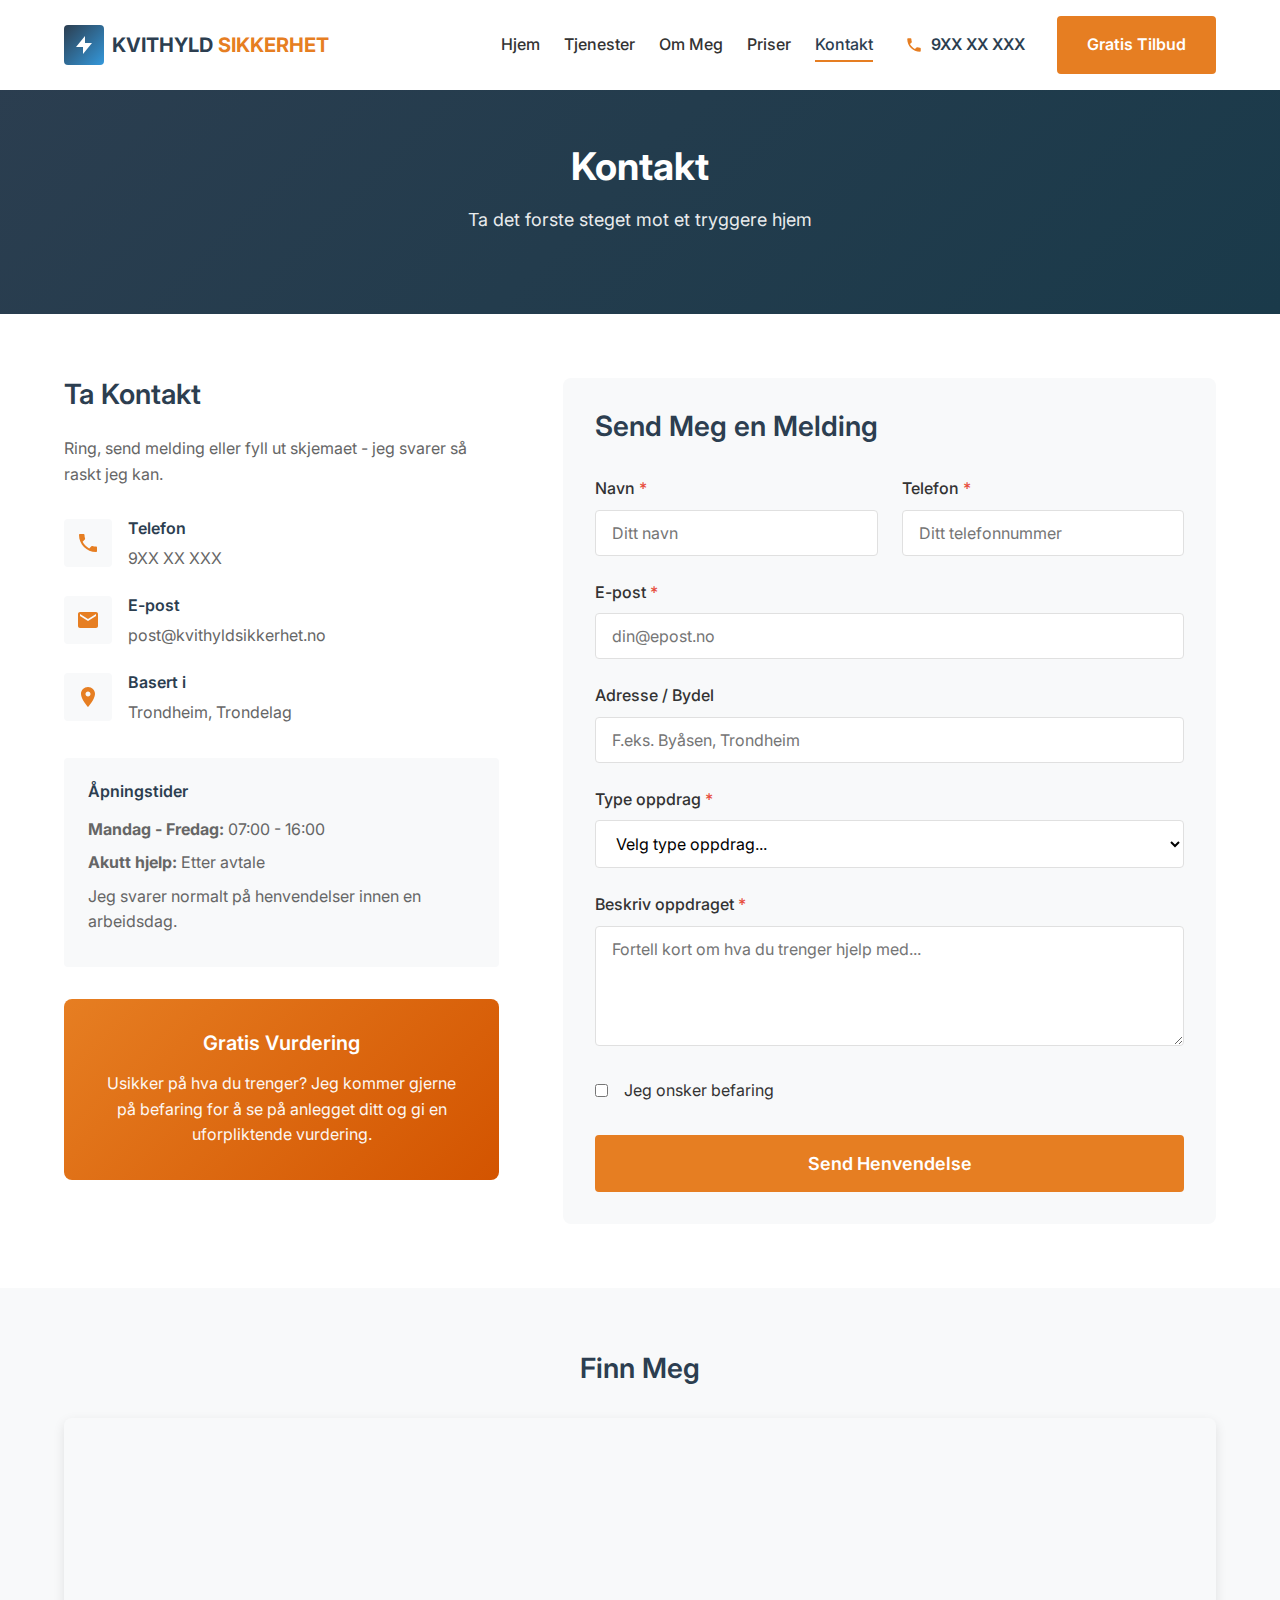
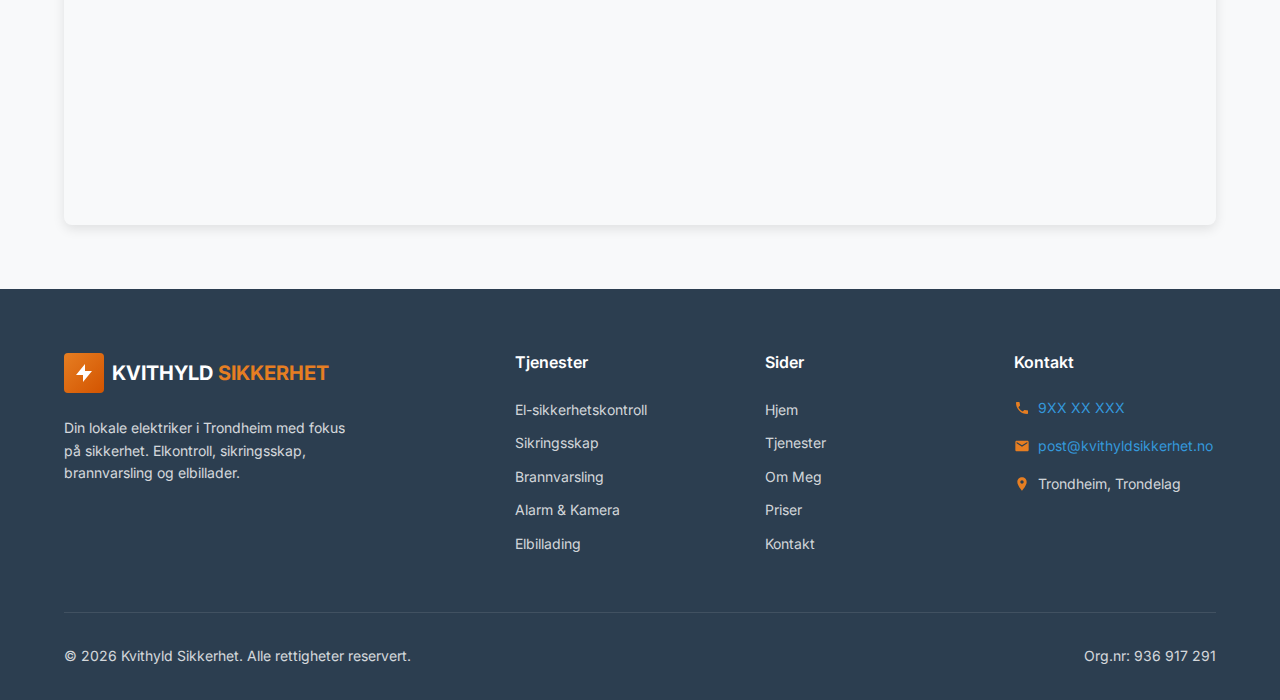
<file: kontakt.html>
<!DOCTYPE html>
<html lang="nb">
<head>
    <meta charset="UTF-8">
    <meta name="viewport" content="width=device-width, initial-scale=1.0">
    <meta http-equiv="X-UA-Compatible" content="IE=edge">

    <!-- SEO Meta Tags -->
    <title>Kontakt Elektriker Trondheim | Gratis Vurdering | Kvithyld Sikkerhet</title>
    <meta name="description" content="Kontakt Kvithyld Sikkerhet for el-arbeid i Trondheim. Gratis befaring og uforpliktende vurdering. Ring eller send melding.">
    <meta name="keywords" content="kontakt elektriker trondheim, gratis befaring, el-arbeid tilbud, elektriker kontakt">
    <meta name="author" content="Kvithyld Sikkerhet">
    <meta name="robots" content="index, follow">

    <!-- Open Graph -->
    <meta property="og:type" content="website">
    <meta property="og:url" content="https://kvithyldsikkerhet.no/kontakt.html">
    <meta property="og:title" content="Kontakt Elektriker Trondheim | Kvithyld Sikkerhet">
    <meta property="og:description" content="Kontakt Kvithyld Sikkerhet for el-arbeid i Trondheim. Gratis befaring og uforpliktende vurdering.">
    <meta property="og:locale" content="nb_NO">

    <!-- Canonical URL -->
    <link rel="canonical" href="https://kvithyldsikkerhet.no/kontakt.html">

    <!-- Favicon -->
    <link rel="icon" type="image/svg+xml" href="favicon.ico">

    <!-- Google Fonts -->
    <link rel="preconnect" href="https://fonts.googleapis.com">
    <link rel="preconnect" href="https://fonts.gstatic.com" crossorigin>
    <link href="https://fonts.googleapis.com/css2?family=Inter:wght@400;500;600;700&display=swap" rel="stylesheet">

    <!-- Stylesheets -->
    <link rel="stylesheet" href="css/style.css">
    <link rel="stylesheet" href="css/responsive.css">
</head>
<body>
    <!-- Skip Link -->
    <a href="#main-content" class="skip-link">Hopp til hovedinnhold</a>

    <!-- Header -->
    <header class="header" id="header">
        <div class="header__container">
            <a href="index.html" class="header__logo">
                <div class="header__logo-icon">
                    <svg viewBox="0 0 24 24" xmlns="http://www.w3.org/2000/svg">
                        <path d="M13 3L4 14h7v7l9-11h-7V3z"/>
                    </svg>
                </div>
                <span class="header__logo-text">KVITHYLD <span>SIKKERHET</span></span>
            </a>

            <nav class="nav">
                <ul class="nav__list" id="nav-menu">
                    <li><a href="index.html" class="nav__link">Hjem</a></li>
                    <li><a href="tjenester.html" class="nav__link">Tjenester</a></li>
                    <li><a href="om-meg.html" class="nav__link">Om Meg</a></li>
                    <li><a href="priser.html" class="nav__link">Priser</a></li>
                    <li><a href="kontakt.html" class="nav__link nav__link--active">Kontakt</a></li>
                </ul>
                <a href="tel:+479XXXXXXX" class="nav__phone">
                    <svg viewBox="0 0 24 24" xmlns="http://www.w3.org/2000/svg">
                        <path d="M6.62 10.79c1.44 2.83 3.76 5.14 6.59 6.59l2.2-2.2c.27-.27.67-.36 1.02-.24 1.12.37 2.33.57 3.57.57.55 0 1 .45 1 1V20c0 .55-.45 1-1 1-9.39 0-17-7.61-17-17 0-.55.45-1 1-1h3.5c.55 0 1 .45 1 1 0 1.25.2 2.45.57 3.57.11.35.03.74-.25 1.02l-2.2 2.2z"/>
                    </svg>
                    9XX XX XXX
                </a>
                <a href="kontakt.html" class="btn btn--primary nav__cta">Gratis Tilbud</a>
                <button class="nav__toggle" id="nav-toggle" aria-label="Meny">
                    <span></span>
                    <span></span>
                    <span></span>
                </button>
            </nav>
        </div>
    </header>

    <!-- Main Content -->
    <main id="main-content">
        <!-- Page Hero -->
        <section class="page-hero">
            <div class="container">
                <h1>Kontakt</h1>
                <p>Ta det forste steget mot et tryggere hjem</p>
            </div>
        </section>

        <!-- Contact Main Section -->
        <section class="contact-main section">
            <div class="container contact-main__container">
                <!-- Contact Info -->
                <div class="contact-info">
                    <h2>Ta Kontakt</h2>
                    <p>Ring, send melding eller fyll ut skjemaet - jeg svarer så raskt jeg kan.</p>

                    <div class="contact-info__items">
                        <div class="contact-info__item">
                            <div class="contact-info__item-icon">
                                <svg viewBox="0 0 24 24" xmlns="http://www.w3.org/2000/svg">
                                    <path d="M6.62 10.79c1.44 2.83 3.76 5.14 6.59 6.59l2.2-2.2c.27-.27.67-.36 1.02-.24 1.12.37 2.33.57 3.57.57.55 0 1 .45 1 1V20c0 .55-.45 1-1 1-9.39 0-17-7.61-17-17 0-.55.45-1 1-1h3.5c.55 0 1 .45 1 1 0 1.25.2 2.45.57 3.57.11.35.03.74-.25 1.02l-2.2 2.2z"/>
                                </svg>
                            </div>
                            <div class="contact-info__item-content">
                                <h4>Telefon</h4>
                                <a href="tel:+479XXXXXXX">9XX XX XXX</a>
                            </div>
                        </div>

                        <div class="contact-info__item">
                            <div class="contact-info__item-icon">
                                <svg viewBox="0 0 24 24" xmlns="http://www.w3.org/2000/svg">
                                    <path d="M20 4H4c-1.1 0-2 .9-2 2v12c0 1.1.9 2 2 2h16c1.1 0 2-.9 2-2V6c0-1.1-.9-2-2-2zm0 4l-8 5-8-5V6l8 5 8-5v2z"/>
                                </svg>
                            </div>
                            <div class="contact-info__item-content">
                                <h4>E-post</h4>
                                <a href="mailto:post@kvithyldsikkerhet.no">post@kvithyldsikkerhet.no</a>
                            </div>
                        </div>

                        <div class="contact-info__item">
                            <div class="contact-info__item-icon">
                                <svg viewBox="0 0 24 24" xmlns="http://www.w3.org/2000/svg">
                                    <path d="M12 2C8.13 2 5 5.13 5 9c0 5.25 7 13 7 13s7-7.75 7-13c0-3.87-3.13-7-7-7zm0 9.5c-1.38 0-2.5-1.12-2.5-2.5s1.12-2.5 2.5-2.5 2.5 1.12 2.5 2.5-1.12 2.5-2.5 2.5z"/>
                                </svg>
                            </div>
                            <div class="contact-info__item-content">
                                <h4>Basert i</h4>
                                <p>Trondheim, Trondelag</p>
                            </div>
                        </div>
                    </div>

                    <div class="contact-info__hours">
                        <h4>Åpningstider</h4>
                        <p><strong>Mandag - Fredag:</strong> 07:00 - 16:00</p>
                        <p><strong>Akutt hjelp:</strong> Etter avtale</p>
                        <p>Jeg svarer normalt på henvendelser innen en arbeidsdag.</p>
                    </div>

                    <div class="free-assessment">
                        <h3>Gratis Vurdering</h3>
                        <p>Usikker på hva du trenger? Jeg kommer gjerne på befaring for å se på anlegget ditt og gi en uforpliktende vurdering.</p>
                    </div>
                </div>

                <!-- Contact Form -->
                <div class="contact-form-wrapper">
                    <h2>Send Meg en Melding</h2>

                    <!-- Form Messages -->
                    <div id="form-success" class="form-message form-message--success">
                        <strong>Takk for henvendelsen!</strong><br>
                        Jeg har mottatt meldingen din og kontakter deg så snart som mulig, vanligvis innen en arbeidsdag. Haster det? Ring meg direkte.
                    </div>
                    <div id="form-error" class="form-message form-message--error">
                        <strong>Noe gikk galt.</strong><br>
                        Vennligst prov igjen eller kontakt meg direkte på telefon.
                    </div>

                    <form id="contact-form" action="#" method="POST">
                        <div class="form-row">
                            <div class="form-group">
                                <label for="name">Navn <span>*</span></label>
                                <input type="text" id="name" name="name" required placeholder="Ditt navn">
                            </div>
                            <div class="form-group">
                                <label for="phone">Telefon <span>*</span></label>
                                <input type="tel" id="phone" name="phone" required placeholder="Ditt telefonnummer">
                            </div>
                        </div>

                        <div class="form-group">
                            <label for="email">E-post <span>*</span></label>
                            <input type="email" id="email" name="email" required placeholder="din@epost.no">
                        </div>

                        <div class="form-group">
                            <label for="address">Adresse / Bydel</label>
                            <input type="text" id="address" name="address" placeholder="F.eks. Byåsen, Trondheim">
                        </div>

                        <div class="form-group">
                            <label for="serviceType">Type oppdrag <span>*</span></label>
                            <select id="serviceType" name="serviceType" required>
                                <option value="">Velg type oppdrag...</option>
                                <option value="elkontroll">El-sikkerhetskontroll</option>
                                <option value="sikringsskap">Sikringsskap / Jordfeilbryter</option>
                                <option value="brannvarsling">Brannvarsling / Roykkvarslere</option>
                                <option value="alarm">Alarm / Kamera</option>
                                <option value="elbillader">Elbillader</option>
                                <option value="elarbeid">Generelt el-arbeid</option>
                                <option value="annet">Annet</option>
                            </select>
                        </div>

                        <div class="form-group">
                            <label for="description">Beskriv oppdraget <span>*</span></label>
                            <textarea id="description" name="description" required placeholder="Fortell kort om hva du trenger hjelp med..."></textarea>
                        </div>

                        <div class="form-group form-group--checkbox">
                            <input type="checkbox" id="visit" name="visit">
                            <label for="visit">Jeg onsker befaring</label>
                        </div>

                        <div class="form-submit">
                            <button type="submit" class="btn btn--primary btn--large">Send Henvendelse</button>
                        </div>
                    </form>
                </div>
            </div>
        </section>

        <!-- Map Section -->
        <section class="contact-map section section--gray">
            <div class="container">
                <h2>Finn Meg</h2>
                <div class="contact-map__wrapper">
                    <iframe
                        src="https://www.google.com/maps/embed?pb=!1m18!1m12!1m3!1d112627.67168128785!2d10.251873949999999!3d63.4305658!2m3!1f0!2f0!3f0!3m2!1i1024!2i768!4f13.1!3m3!1m2!1s0x466d319747037e53%3A0xd35f7c5e0f5a5b0!2sTrondheim%2C%20Norway!5e0!3m2!1sen!2sno!4v1704900000000!5m2!1sen!2sno"
                        allowfullscreen=""
                        loading="lazy"
                        referrerpolicy="no-referrer-when-downgrade"
                        title="Kart over Trondheim">
                    </iframe>
                </div>
            </div>
        </section>
    </main>

    <!-- Footer -->
    <footer class="footer">
        <div class="container">
            <div class="footer__container">
                <div class="footer__brand">
                    <div class="footer__logo">
                        <div class="footer__logo-icon">
                            <svg viewBox="0 0 24 24" xmlns="http://www.w3.org/2000/svg">
                                <path d="M13 3L4 14h7v7l9-11h-7V3z"/>
                            </svg>
                        </div>
                        <span class="footer__logo-text">KVITHYLD <span>SIKKERHET</span></span>
                    </div>
                    <p>Din lokale elektriker i Trondheim med fokus på sikkerhet. Elkontroll, sikringsskap, brannvarsling og elbillader.</p>
                </div>
                <div class="footer__column">
                    <h4>Tjenester</h4>
                    <ul>
                        <li><a href="tjenester.html#elkontroll">El-sikkerhetskontroll</a></li>
                        <li><a href="tjenester.html#sikringsskap">Sikringsskap</a></li>
                        <li><a href="tjenester.html#brannvarsling">Brannvarsling</a></li>
                        <li><a href="tjenester.html#alarm">Alarm & Kamera</a></li>
                        <li><a href="tjenester.html#elbillading">Elbillading</a></li>
                    </ul>
                </div>
                <div class="footer__column">
                    <h4>Sider</h4>
                    <ul>
                        <li><a href="index.html">Hjem</a></li>
                        <li><a href="tjenester.html">Tjenester</a></li>
                        <li><a href="om-meg.html">Om Meg</a></li>
                        <li><a href="priser.html">Priser</a></li>
                        <li><a href="kontakt.html">Kontakt</a></li>
                    </ul>
                </div>
                <div class="footer__column">
                    <h4>Kontakt</h4>
                    <div class="footer__contact-item">
                        <svg viewBox="0 0 24 24" xmlns="http://www.w3.org/2000/svg">
                            <path d="M6.62 10.79c1.44 2.83 3.76 5.14 6.59 6.59l2.2-2.2c.27-.27.67-.36 1.02-.24 1.12.37 2.33.57 3.57.57.55 0 1 .45 1 1V20c0 .55-.45 1-1 1-9.39 0-17-7.61-17-17 0-.55.45-1 1-1h3.5c.55 0 1 .45 1 1 0 1.25.2 2.45.57 3.57.11.35.03.74-.25 1.02l-2.2 2.2z"/>
                        </svg>
                        <a href="tel:+479XXXXXXX">9XX XX XXX</a>
                    </div>
                    <div class="footer__contact-item">
                        <svg viewBox="0 0 24 24" xmlns="http://www.w3.org/2000/svg">
                            <path d="M20 4H4c-1.1 0-2 .9-2 2v12c0 1.1.9 2 2 2h16c1.1 0 2-.9 2-2V6c0-1.1-.9-2-2-2zm0 4l-8 5-8-5V6l8 5 8-5v2z"/>
                        </svg>
                        <a href="mailto:post@kvithyldsikkerhet.no">post@kvithyldsikkerhet.no</a>
                    </div>
                    <div class="footer__contact-item">
                        <svg viewBox="0 0 24 24" xmlns="http://www.w3.org/2000/svg">
                            <path d="M12 2C8.13 2 5 5.13 5 9c0 5.25 7 13 7 13s7-7.75 7-13c0-3.87-3.13-7-7-7zm0 9.5c-1.38 0-2.5-1.12-2.5-2.5s1.12-2.5 2.5-2.5 2.5 1.12 2.5 2.5-1.12 2.5-2.5 2.5z"/>
                        </svg>
                        <span>Trondheim, Trondelag</span>
                    </div>
                </div>
            </div>
            <div class="footer__bottom">
                <p>&copy; 2026 Kvithyld Sikkerhet. Alle rettigheter reservert.</p>
                <p class="footer__org">Org.nr: 936 917 291</p>
            </div>
        </div>
    </footer>

    <!-- JavaScript -->
    <script src="js/main.js"></script>
</body>
</html>
</file>
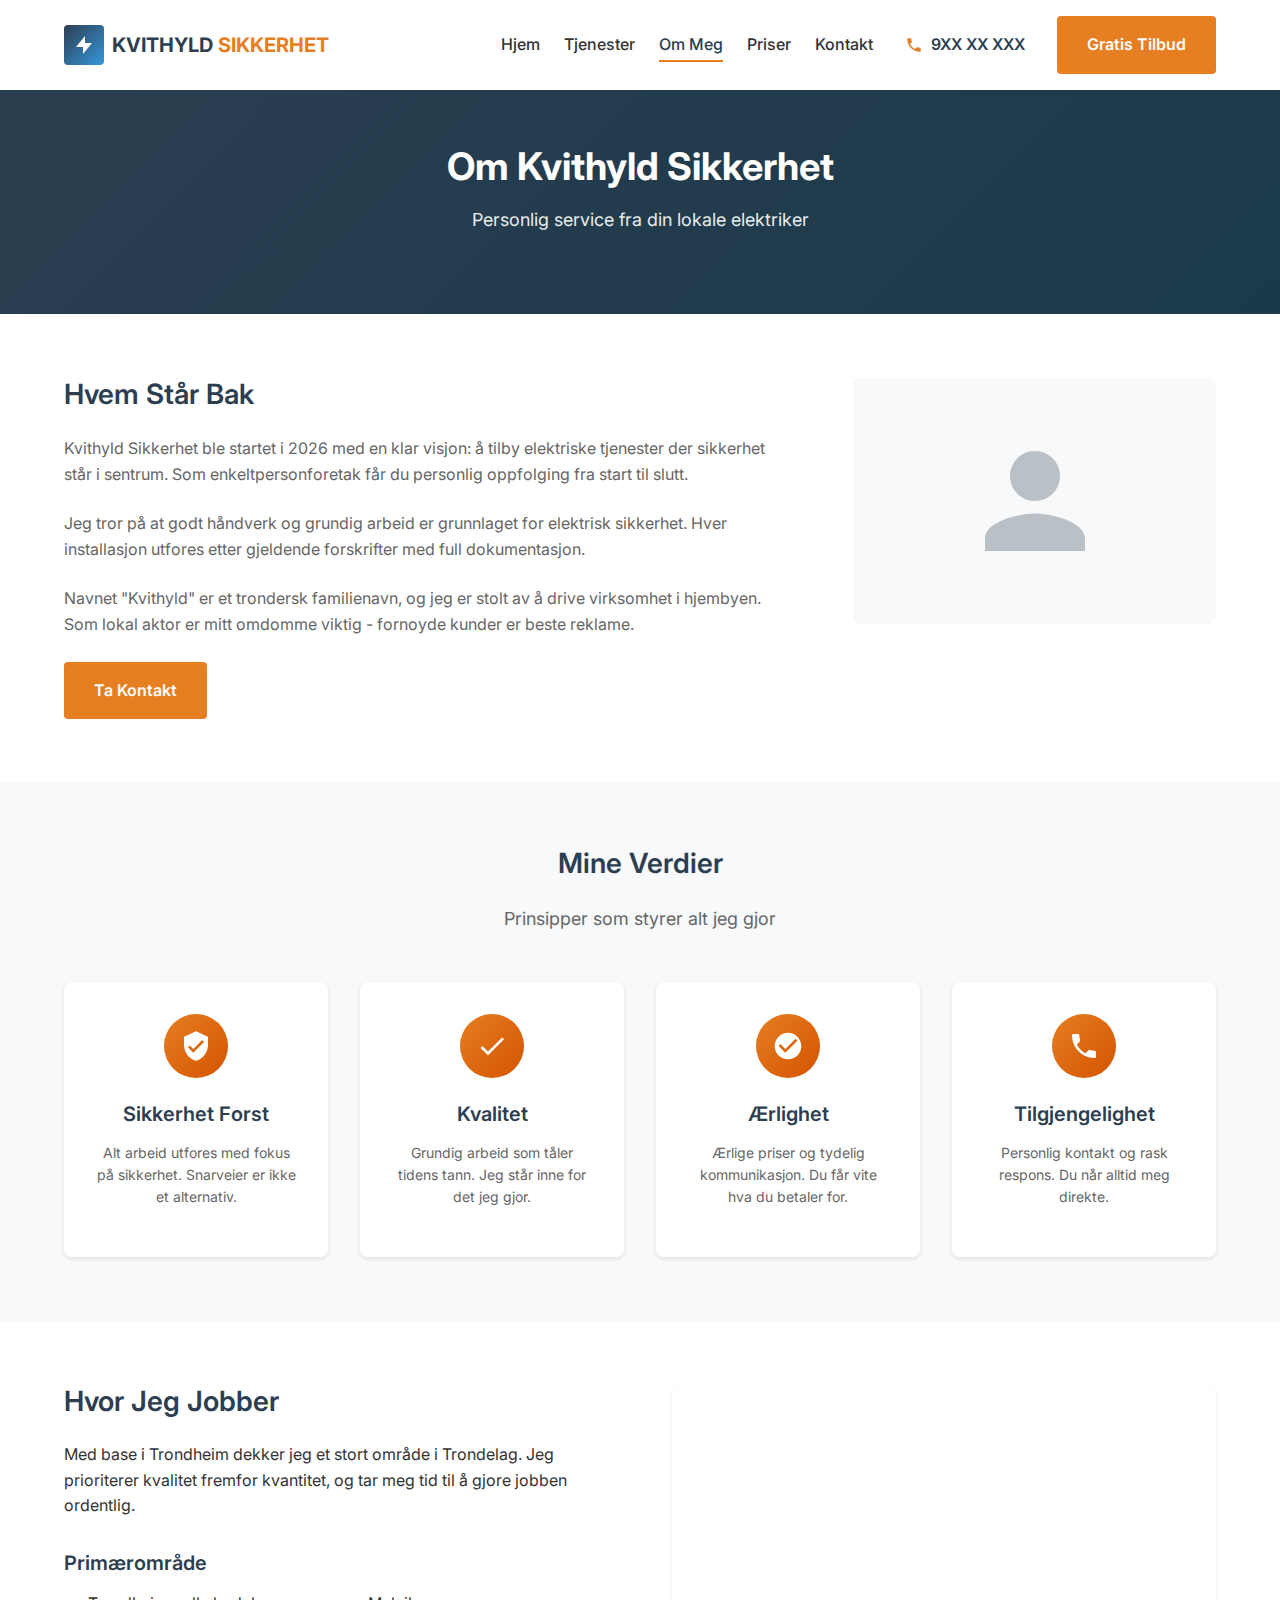
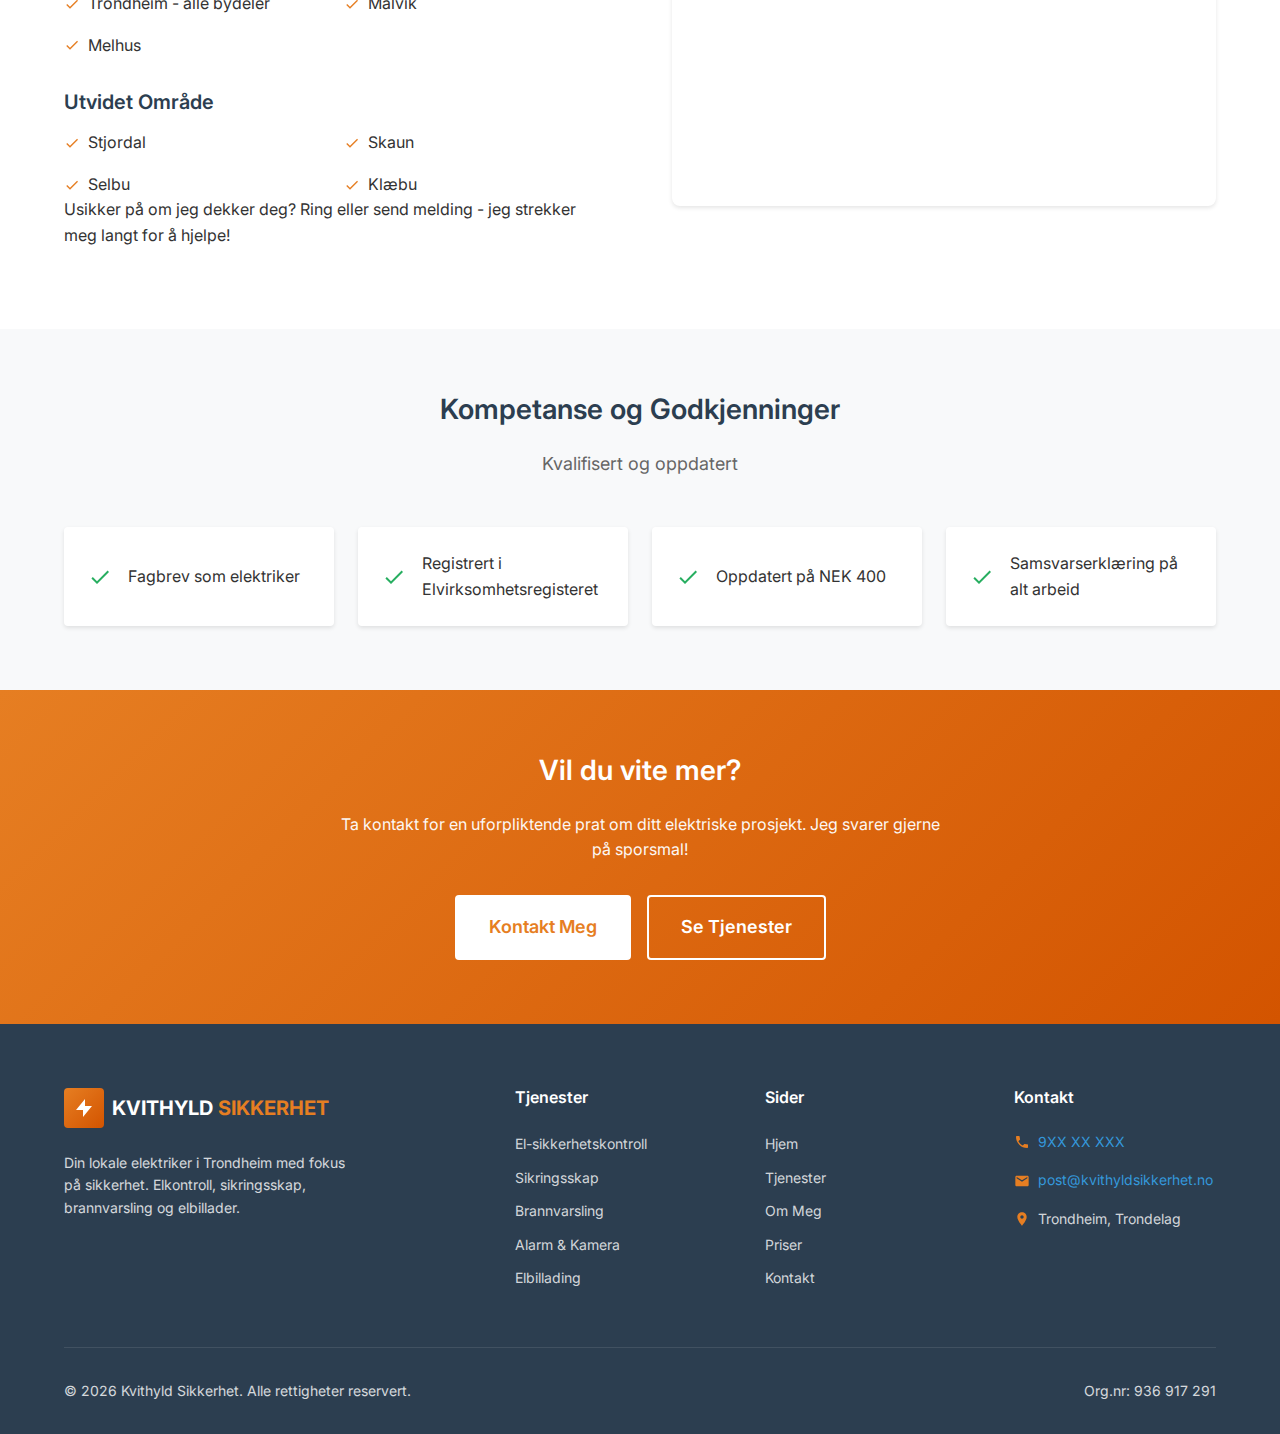
<file: om-meg.html>
<!DOCTYPE html>
<html lang="nb">
<head>
    <meta charset="UTF-8">
    <meta name="viewport" content="width=device-width, initial-scale=1.0">
    <meta http-equiv="X-UA-Compatible" content="IE=edge">

    <!-- SEO Meta Tags -->
    <title>Om Kvithyld Sikkerhet | Elektriker Trondheim | Personlig Service</title>
    <meta name="description" content="Kvithyld Sikkerhet - din lokale sikkerhetselektriker i Trondheim. Les om meg og hvorfor sikkerhet står i sentrum.">
    <meta name="keywords" content="elektriker trondheim, om kvithyld sikkerhet, lokal elektriker, sikkerhetselektriker">
    <meta name="author" content="Kvithyld Sikkerhet">
    <meta name="robots" content="index, follow">

    <!-- Open Graph -->
    <meta property="og:type" content="website">
    <meta property="og:url" content="https://kvithyldsikkerhet.no/om-meg.html">
    <meta property="og:title" content="Om Kvithyld Sikkerhet | Elektriker Trondheim">
    <meta property="og:description" content="Kvithyld Sikkerhet - din lokale sikkerhetselektriker i Trondheim.">
    <meta property="og:locale" content="nb_NO">

    <!-- Canonical URL -->
    <link rel="canonical" href="https://kvithyldsikkerhet.no/om-meg.html">

    <!-- Favicon -->
    <link rel="icon" type="image/svg+xml" href="favicon.ico">

    <!-- Google Fonts -->
    <link rel="preconnect" href="https://fonts.googleapis.com">
    <link rel="preconnect" href="https://fonts.gstatic.com" crossorigin>
    <link href="https://fonts.googleapis.com/css2?family=Inter:wght@400;500;600;700&display=swap" rel="stylesheet">

    <!-- Stylesheets -->
    <link rel="stylesheet" href="css/style.css">
    <link rel="stylesheet" href="css/responsive.css">
</head>
<body>
    <!-- Skip Link -->
    <a href="#main-content" class="skip-link">Hopp til hovedinnhold</a>

    <!-- Header -->
    <header class="header" id="header">
        <div class="header__container">
            <a href="index.html" class="header__logo">
                <div class="header__logo-icon">
                    <svg viewBox="0 0 24 24" xmlns="http://www.w3.org/2000/svg">
                        <path d="M13 3L4 14h7v7l9-11h-7V3z"/>
                    </svg>
                </div>
                <span class="header__logo-text">KVITHYLD <span>SIKKERHET</span></span>
            </a>

            <nav class="nav">
                <ul class="nav__list" id="nav-menu">
                    <li><a href="index.html" class="nav__link">Hjem</a></li>
                    <li><a href="tjenester.html" class="nav__link">Tjenester</a></li>
                    <li><a href="om-meg.html" class="nav__link nav__link--active">Om Meg</a></li>
                    <li><a href="priser.html" class="nav__link">Priser</a></li>
                    <li><a href="kontakt.html" class="nav__link">Kontakt</a></li>
                </ul>
                <a href="tel:+479XXXXXXX" class="nav__phone">
                    <svg viewBox="0 0 24 24" xmlns="http://www.w3.org/2000/svg">
                        <path d="M6.62 10.79c1.44 2.83 3.76 5.14 6.59 6.59l2.2-2.2c.27-.27.67-.36 1.02-.24 1.12.37 2.33.57 3.57.57.55 0 1 .45 1 1V20c0 .55-.45 1-1 1-9.39 0-17-7.61-17-17 0-.55.45-1 1-1h3.5c.55 0 1 .45 1 1 0 1.25.2 2.45.57 3.57.11.35.03.74-.25 1.02l-2.2 2.2z"/>
                    </svg>
                    9XX XX XXX
                </a>
                <a href="kontakt.html" class="btn btn--primary nav__cta">Gratis Tilbud</a>
                <button class="nav__toggle" id="nav-toggle" aria-label="Meny">
                    <span></span>
                    <span></span>
                    <span></span>
                </button>
            </nav>
        </div>
    </header>

    <!-- Main Content -->
    <main id="main-content">
        <!-- Page Hero -->
        <section class="page-hero">
            <div class="container">
                <h1>Om Kvithyld Sikkerhet</h1>
                <p>Personlig service fra din lokale elektriker</p>
            </div>
        </section>

        <!-- About Intro -->
        <section class="about-intro section">
            <div class="container about-intro__container">
                <div class="about-intro__content">
                    <h2>Hvem Står Bak</h2>
                    <p>Kvithyld Sikkerhet ble startet i 2026 med en klar visjon: å tilby elektriske tjenester der sikkerhet står i sentrum. Som enkeltpersonforetak får du personlig oppfolging fra start til slutt.</p>
                    <p>Jeg tror på at godt håndverk og grundig arbeid er grunnlaget for elektrisk sikkerhet. Hver installasjon utfores etter gjeldende forskrifter med full dokumentasjon.</p>
                    <p>Navnet "Kvithyld" er et trondersk familienavn, og jeg er stolt av å drive virksomhet i hjembyen. Som lokal aktor er mitt omdomme viktig - fornoyde kunder er beste reklame.</p>
                    <a href="kontakt.html" class="btn btn--primary">Ta Kontakt</a>
                </div>
                <div class="about-intro__image">
                    <svg viewBox="0 0 24 24" xmlns="http://www.w3.org/2000/svg">
                        <path d="M12 12c2.21 0 4-1.79 4-4s-1.79-4-4-4-4 1.79-4 4 1.79 4 4 4zm0 2c-2.67 0-8 1.34-8 4v2h16v-2c0-2.66-5.33-4-8-4z"/>
                    </svg>
                </div>
            </div>
        </section>

        <!-- Values Section -->
        <section class="values section section--gray">
            <div class="container">
                <div class="values__header">
                    <h2>Mine Verdier</h2>
                    <p class="section-subtitle">Prinsipper som styrer alt jeg gjor</p>
                </div>
                <div class="values__grid">
                    <div class="value-card">
                        <div class="value-card__icon">
                            <svg viewBox="0 0 24 24" xmlns="http://www.w3.org/2000/svg">
                                <path d="M12 1L3 5v6c0 5.55 3.84 10.74 9 12 5.16-1.26 9-6.45 9-12V5l-9-4zm-2 16l-4-4 1.41-1.41L10 14.17l6.59-6.59L18 9l-8 8z"/>
                            </svg>
                        </div>
                        <h3>Sikkerhet Forst</h3>
                        <p>Alt arbeid utfores med fokus på sikkerhet. Snarveier er ikke et alternativ.</p>
                    </div>
                    <div class="value-card">
                        <div class="value-card__icon">
                            <svg viewBox="0 0 24 24" xmlns="http://www.w3.org/2000/svg">
                                <path d="M9 16.17L4.83 12l-1.42 1.41L9 19 21 7l-1.41-1.41z"/>
                            </svg>
                        </div>
                        <h3>Kvalitet</h3>
                        <p>Grundig arbeid som tåler tidens tann. Jeg står inne for det jeg gjor.</p>
                    </div>
                    <div class="value-card">
                        <div class="value-card__icon">
                            <svg viewBox="0 0 24 24" xmlns="http://www.w3.org/2000/svg">
                                <path d="M12 2C6.48 2 2 6.48 2 12s4.48 10 10 10 10-4.48 10-10S17.52 2 12 2zm-2 15l-5-5 1.41-1.41L10 14.17l7.59-7.59L19 8l-9 9z"/>
                            </svg>
                        </div>
                        <h3>Ærlighet</h3>
                        <p>Ærlige priser og tydelig kommunikasjon. Du får vite hva du betaler for.</p>
                    </div>
                    <div class="value-card">
                        <div class="value-card__icon">
                            <svg viewBox="0 0 24 24" xmlns="http://www.w3.org/2000/svg">
                                <path d="M6.62 10.79c1.44 2.83 3.76 5.14 6.59 6.59l2.2-2.2c.27-.27.67-.36 1.02-.24 1.12.37 2.33.57 3.57.57.55 0 1 .45 1 1V20c0 .55-.45 1-1 1-9.39 0-17-7.61-17-17 0-.55.45-1 1-1h3.5c.55 0 1 .45 1 1 0 1.25.2 2.45.57 3.57.11.35.03.74-.25 1.02l-2.2 2.2z"/>
                            </svg>
                        </div>
                        <h3>Tilgjengelighet</h3>
                        <p>Personlig kontakt og rask respons. Du når alltid meg direkte.</p>
                    </div>
                </div>
            </div>
        </section>

        <!-- Coverage Detail Section -->
        <section class="coverage-detail section">
            <div class="container coverage-detail__container">
                <div>
                    <h2>Hvor Jeg Jobber</h2>
                    <p>Med base i Trondheim dekker jeg et stort område i Trondelag. Jeg prioriterer kvalitet fremfor kvantitet, og tar meg tid til å gjore jobben ordentlig.</p>

                    <h3>Primærområde</h3>
                    <ul>
                        <li>
                            <svg viewBox="0 0 24 24" xmlns="http://www.w3.org/2000/svg"><path d="M9 16.17L4.83 12l-1.42 1.41L9 19 21 7l-1.41-1.41z"/></svg>
                            <span>Trondheim - alle bydeler</span>
                        </li>
                        <li>
                            <svg viewBox="0 0 24 24" xmlns="http://www.w3.org/2000/svg"><path d="M9 16.17L4.83 12l-1.42 1.41L9 19 21 7l-1.41-1.41z"/></svg>
                            <span>Malvik</span>
                        </li>
                        <li>
                            <svg viewBox="0 0 24 24" xmlns="http://www.w3.org/2000/svg"><path d="M9 16.17L4.83 12l-1.42 1.41L9 19 21 7l-1.41-1.41z"/></svg>
                            <span>Melhus</span>
                        </li>
                    </ul>

                    <h3>Utvidet Område</h3>
                    <ul>
                        <li>
                            <svg viewBox="0 0 24 24" xmlns="http://www.w3.org/2000/svg"><path d="M9 16.17L4.83 12l-1.42 1.41L9 19 21 7l-1.41-1.41z"/></svg>
                            <span>Stjordal</span>
                        </li>
                        <li>
                            <svg viewBox="0 0 24 24" xmlns="http://www.w3.org/2000/svg"><path d="M9 16.17L4.83 12l-1.42 1.41L9 19 21 7l-1.41-1.41z"/></svg>
                            <span>Skaun</span>
                        </li>
                        <li>
                            <svg viewBox="0 0 24 24" xmlns="http://www.w3.org/2000/svg"><path d="M9 16.17L4.83 12l-1.42 1.41L9 19 21 7l-1.41-1.41z"/></svg>
                            <span>Selbu</span>
                        </li>
                        <li>
                            <svg viewBox="0 0 24 24" xmlns="http://www.w3.org/2000/svg"><path d="M9 16.17L4.83 12l-1.42 1.41L9 19 21 7l-1.41-1.41z"/></svg>
                            <span>Klæbu</span>
                        </li>
                    </ul>

                    <p>Usikker på om jeg dekker deg? Ring eller send melding - jeg strekker meg langt for å hjelpe!</p>
                </div>
                <div>
                    <div class="coverage__map">
                        <iframe
                            src="https://www.google.com/maps/embed?pb=!1m18!1m12!1m3!1d112627.67168128785!2d10.251873949999999!3d63.4305658!2m3!1f0!2f0!3f0!3m2!1i1024!2i768!4f13.1!3m3!1m2!1s0x466d319747037e53%3A0xd35f7c5e0f5a5b0!2sTrondheim%2C%20Norway!5e0!3m2!1sen!2sno!4v1704900000000!5m2!1sen!2sno"
                            allowfullscreen=""
                            loading="lazy"
                            referrerpolicy="no-referrer-when-downgrade"
                            title="Dekningsområde kart">
                        </iframe>
                    </div>
                </div>
            </div>
        </section>

        <!-- Certifications Section -->
        <section class="certifications section section--gray">
            <div class="container">
                <div class="certifications__header">
                    <h2>Kompetanse og Godkjenninger</h2>
                    <p class="section-subtitle">Kvalifisert og oppdatert</p>
                </div>
                <div class="certifications__grid">
                    <div class="certification-item">
                        <svg viewBox="0 0 24 24" xmlns="http://www.w3.org/2000/svg">
                            <path d="M9 16.17L4.83 12l-1.42 1.41L9 19 21 7l-1.41-1.41z"/>
                        </svg>
                        <span>Fagbrev som elektriker</span>
                    </div>
                    <div class="certification-item">
                        <svg viewBox="0 0 24 24" xmlns="http://www.w3.org/2000/svg">
                            <path d="M9 16.17L4.83 12l-1.42 1.41L9 19 21 7l-1.41-1.41z"/>
                        </svg>
                        <span>Registrert i Elvirksomhetsregisteret</span>
                    </div>
                    <div class="certification-item">
                        <svg viewBox="0 0 24 24" xmlns="http://www.w3.org/2000/svg">
                            <path d="M9 16.17L4.83 12l-1.42 1.41L9 19 21 7l-1.41-1.41z"/>
                        </svg>
                        <span>Oppdatert på NEK 400</span>
                    </div>
                    <div class="certification-item">
                        <svg viewBox="0 0 24 24" xmlns="http://www.w3.org/2000/svg">
                            <path d="M9 16.17L4.83 12l-1.42 1.41L9 19 21 7l-1.41-1.41z"/>
                        </svg>
                        <span>Samsvarserklæring på alt arbeid</span>
                    </div>
                </div>
            </div>
        </section>

        <!-- CTA Section -->
        <section class="cta section">
            <div class="container">
                <h2>Vil du vite mer?</h2>
                <p>Ta kontakt for en uforpliktende prat om ditt elektriske prosjekt. Jeg svarer gjerne på sporsmal!</p>
                <div class="cta__buttons">
                    <a href="kontakt.html" class="btn btn--primary btn--large">Kontakt Meg</a>
                    <a href="tjenester.html" class="btn btn--secondary btn--large">Se Tjenester</a>
                </div>
            </div>
        </section>
    </main>

    <!-- Footer -->
    <footer class="footer">
        <div class="container">
            <div class="footer__container">
                <div class="footer__brand">
                    <div class="footer__logo">
                        <div class="footer__logo-icon">
                            <svg viewBox="0 0 24 24" xmlns="http://www.w3.org/2000/svg">
                                <path d="M13 3L4 14h7v7l9-11h-7V3z"/>
                            </svg>
                        </div>
                        <span class="footer__logo-text">KVITHYLD <span>SIKKERHET</span></span>
                    </div>
                    <p>Din lokale elektriker i Trondheim med fokus på sikkerhet. Elkontroll, sikringsskap, brannvarsling og elbillader.</p>
                </div>
                <div class="footer__column">
                    <h4>Tjenester</h4>
                    <ul>
                        <li><a href="tjenester.html#elkontroll">El-sikkerhetskontroll</a></li>
                        <li><a href="tjenester.html#sikringsskap">Sikringsskap</a></li>
                        <li><a href="tjenester.html#brannvarsling">Brannvarsling</a></li>
                        <li><a href="tjenester.html#alarm">Alarm & Kamera</a></li>
                        <li><a href="tjenester.html#elbillading">Elbillading</a></li>
                    </ul>
                </div>
                <div class="footer__column">
                    <h4>Sider</h4>
                    <ul>
                        <li><a href="index.html">Hjem</a></li>
                        <li><a href="tjenester.html">Tjenester</a></li>
                        <li><a href="om-meg.html">Om Meg</a></li>
                        <li><a href="priser.html">Priser</a></li>
                        <li><a href="kontakt.html">Kontakt</a></li>
                    </ul>
                </div>
                <div class="footer__column">
                    <h4>Kontakt</h4>
                    <div class="footer__contact-item">
                        <svg viewBox="0 0 24 24" xmlns="http://www.w3.org/2000/svg">
                            <path d="M6.62 10.79c1.44 2.83 3.76 5.14 6.59 6.59l2.2-2.2c.27-.27.67-.36 1.02-.24 1.12.37 2.33.57 3.57.57.55 0 1 .45 1 1V20c0 .55-.45 1-1 1-9.39 0-17-7.61-17-17 0-.55.45-1 1-1h3.5c.55 0 1 .45 1 1 0 1.25.2 2.45.57 3.57.11.35.03.74-.25 1.02l-2.2 2.2z"/>
                        </svg>
                        <a href="tel:+479XXXXXXX">9XX XX XXX</a>
                    </div>
                    <div class="footer__contact-item">
                        <svg viewBox="0 0 24 24" xmlns="http://www.w3.org/2000/svg">
                            <path d="M20 4H4c-1.1 0-2 .9-2 2v12c0 1.1.9 2 2 2h16c1.1 0 2-.9 2-2V6c0-1.1-.9-2-2-2zm0 4l-8 5-8-5V6l8 5 8-5v2z"/>
                        </svg>
                        <a href="mailto:post@kvithyldsikkerhet.no">post@kvithyldsikkerhet.no</a>
                    </div>
                    <div class="footer__contact-item">
                        <svg viewBox="0 0 24 24" xmlns="http://www.w3.org/2000/svg">
                            <path d="M12 2C8.13 2 5 5.13 5 9c0 5.25 7 13 7 13s7-7.75 7-13c0-3.87-3.13-7-7-7zm0 9.5c-1.38 0-2.5-1.12-2.5-2.5s1.12-2.5 2.5-2.5 2.5 1.12 2.5 2.5-1.12 2.5-2.5 2.5z"/>
                        </svg>
                        <span>Trondheim, Trondelag</span>
                    </div>
                </div>
            </div>
            <div class="footer__bottom">
                <p>&copy; 2026 Kvithyld Sikkerhet. Alle rettigheter reservert.</p>
                <p class="footer__org">Org.nr: 936 917 291</p>
            </div>
        </div>
    </footer>

    <!-- JavaScript -->
    <script src="js/main.js"></script>
</body>
</html>
</file>
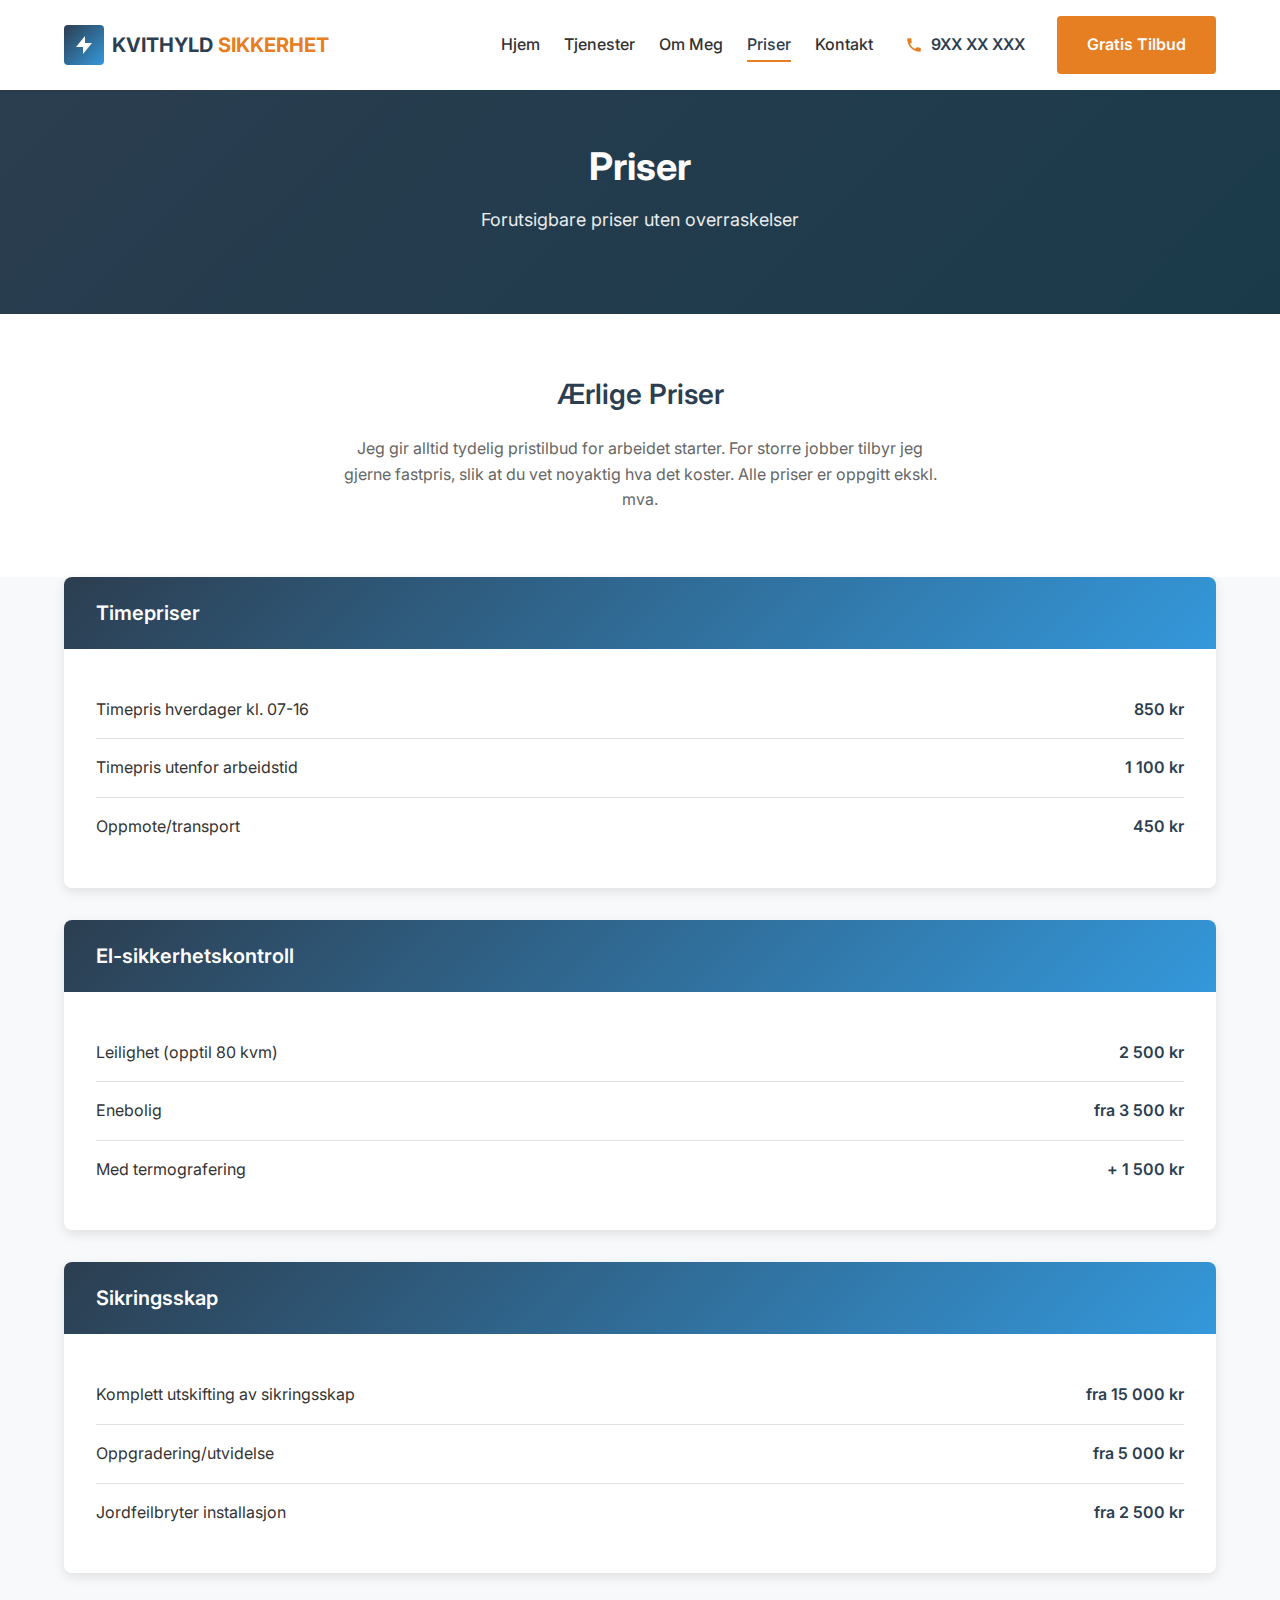
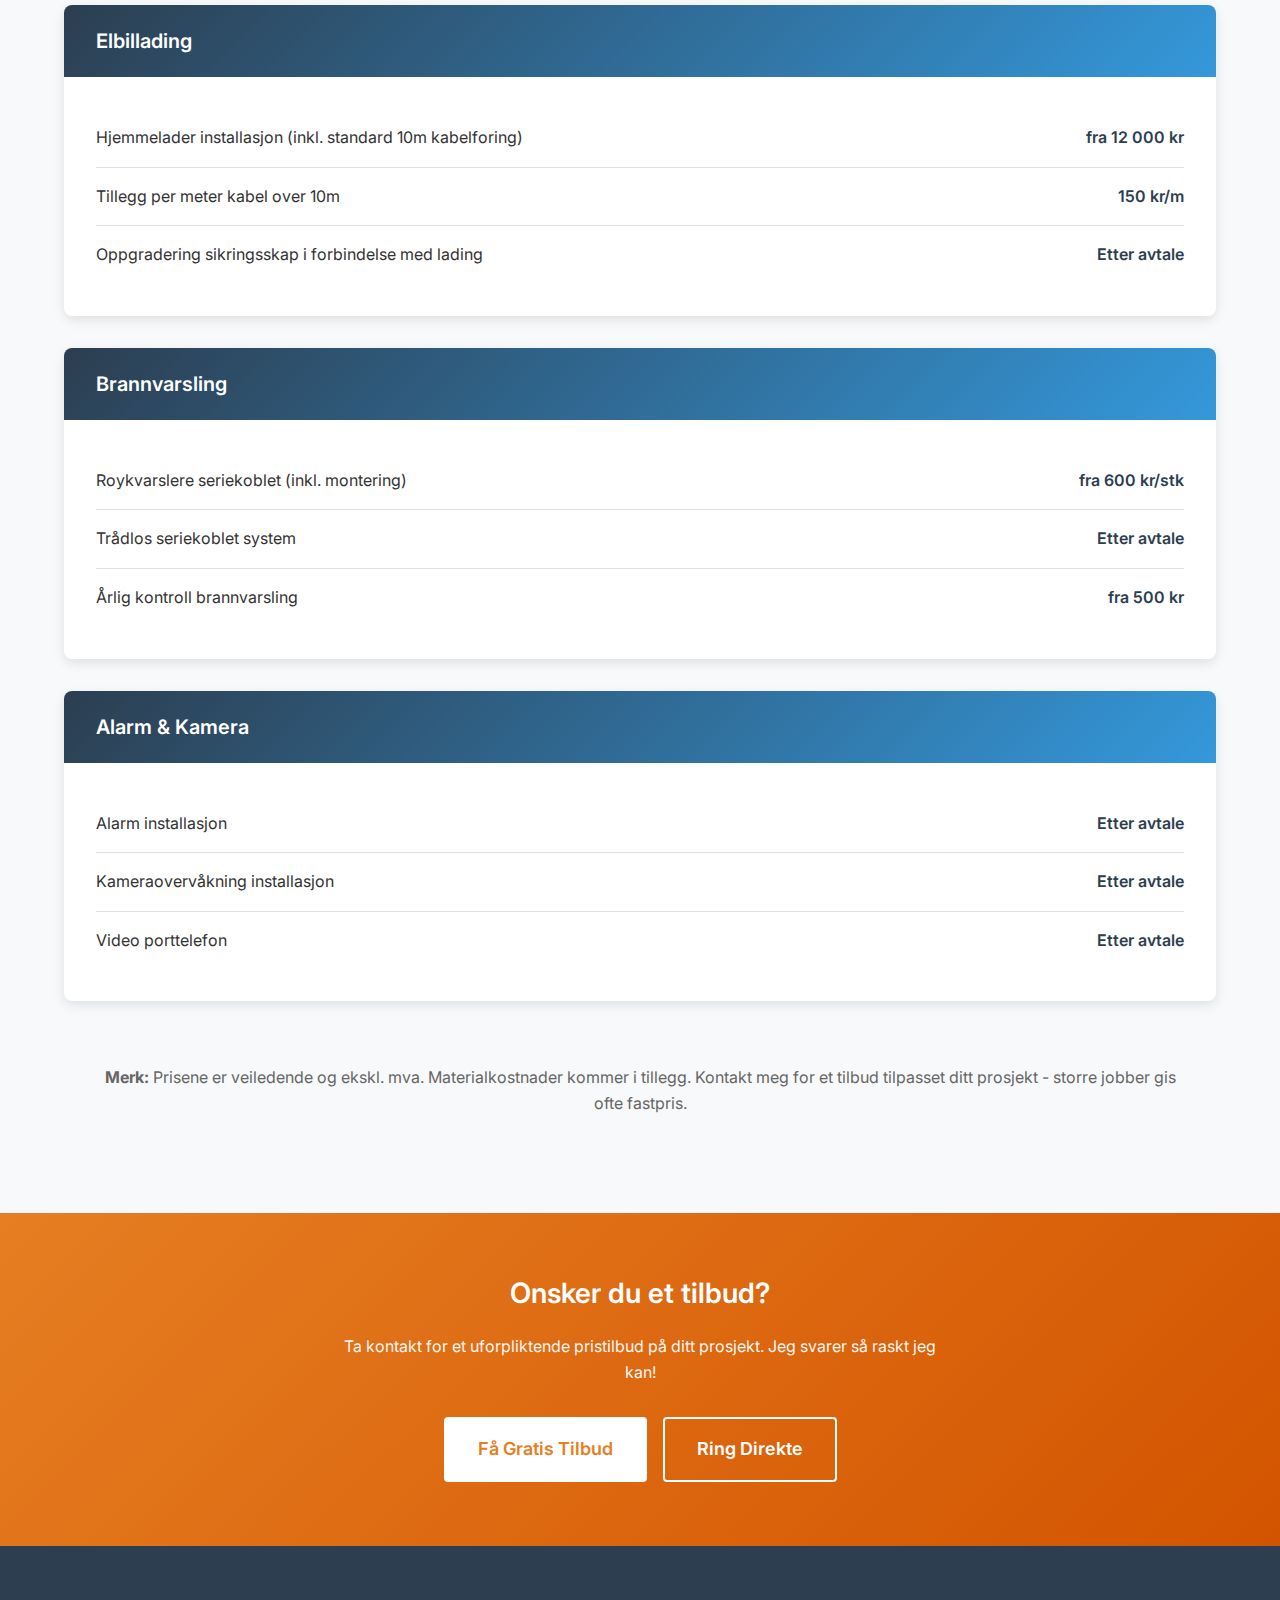
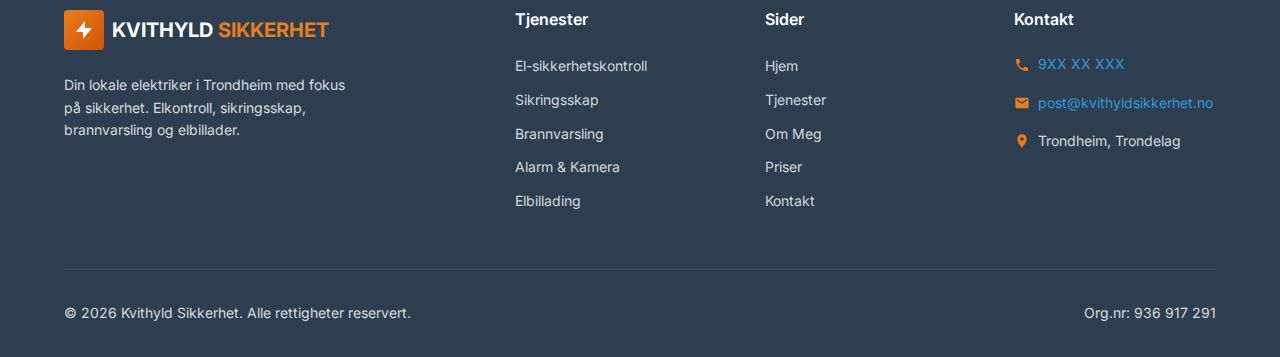
<file: priser.html>
<!DOCTYPE html>
<html lang="nb">
<head>
    <meta charset="UTF-8">
    <meta name="viewport" content="width=device-width, initial-scale=1.0">
    <meta http-equiv="X-UA-Compatible" content="IE=edge">

    <!-- SEO Meta Tags -->
    <title>Elektriker Priser Trondheim 2026 | Kvithyld Sikkerhet</title>
    <meta name="description" content="Forutsigbare priser på elektrikertjenester i Trondheim. Se timepriser, elkontroll, sikringsskap og elbillader.">
    <meta name="keywords" content="elektriker priser trondheim, elkontroll pris, sikringsskap pris, elbillader pris, timepris elektriker">
    <meta name="author" content="Kvithyld Sikkerhet">
    <meta name="robots" content="index, follow">

    <!-- Open Graph -->
    <meta property="og:type" content="website">
    <meta property="og:url" content="https://kvithyldsikkerhet.no/priser.html">
    <meta property="og:title" content="Elektriker Priser Trondheim 2026 | Kvithyld Sikkerhet">
    <meta property="og:description" content="Forutsigbare priser på elektrikertjenester i Trondheim.">
    <meta property="og:locale" content="nb_NO">

    <!-- Canonical URL -->
    <link rel="canonical" href="https://kvithyldsikkerhet.no/priser.html">

    <!-- Favicon -->
    <link rel="icon" type="image/svg+xml" href="favicon.ico">

    <!-- Google Fonts -->
    <link rel="preconnect" href="https://fonts.googleapis.com">
    <link rel="preconnect" href="https://fonts.gstatic.com" crossorigin>
    <link href="https://fonts.googleapis.com/css2?family=Inter:wght@400;500;600;700&display=swap" rel="stylesheet">

    <!-- Stylesheets -->
    <link rel="stylesheet" href="css/style.css">
    <link rel="stylesheet" href="css/responsive.css">
</head>
<body>
    <!-- Skip Link -->
    <a href="#main-content" class="skip-link">Hopp til hovedinnhold</a>

    <!-- Header -->
    <header class="header" id="header">
        <div class="header__container">
            <a href="index.html" class="header__logo">
                <div class="header__logo-icon">
                    <svg viewBox="0 0 24 24" xmlns="http://www.w3.org/2000/svg">
                        <path d="M13 3L4 14h7v7l9-11h-7V3z"/>
                    </svg>
                </div>
                <span class="header__logo-text">KVITHYLD <span>SIKKERHET</span></span>
            </a>

            <nav class="nav">
                <ul class="nav__list" id="nav-menu">
                    <li><a href="index.html" class="nav__link">Hjem</a></li>
                    <li><a href="tjenester.html" class="nav__link">Tjenester</a></li>
                    <li><a href="om-meg.html" class="nav__link">Om Meg</a></li>
                    <li><a href="priser.html" class="nav__link nav__link--active">Priser</a></li>
                    <li><a href="kontakt.html" class="nav__link">Kontakt</a></li>
                </ul>
                <a href="tel:+479XXXXXXX" class="nav__phone">
                    <svg viewBox="0 0 24 24" xmlns="http://www.w3.org/2000/svg">
                        <path d="M6.62 10.79c1.44 2.83 3.76 5.14 6.59 6.59l2.2-2.2c.27-.27.67-.36 1.02-.24 1.12.37 2.33.57 3.57.57.55 0 1 .45 1 1V20c0 .55-.45 1-1 1-9.39 0-17-7.61-17-17 0-.55.45-1 1-1h3.5c.55 0 1 .45 1 1 0 1.25.2 2.45.57 3.57.11.35.03.74-.25 1.02l-2.2 2.2z"/>
                    </svg>
                    9XX XX XXX
                </a>
                <a href="kontakt.html" class="btn btn--primary nav__cta">Gratis Tilbud</a>
                <button class="nav__toggle" id="nav-toggle" aria-label="Meny">
                    <span></span>
                    <span></span>
                    <span></span>
                </button>
            </nav>
        </div>
    </header>

    <!-- Main Content -->
    <main id="main-content">
        <!-- Page Hero -->
        <section class="page-hero">
            <div class="container">
                <h1>Priser</h1>
                <p>Forutsigbare priser uten overraskelser</p>
            </div>
        </section>

        <!-- Pricing Intro -->
        <section class="pricing-intro section">
            <div class="container">
                <h2>Ærlige Priser</h2>
                <p>Jeg gir alltid tydelig pristilbud for arbeidet starter. For storre jobber tilbyr jeg gjerne fastpris, slik at du vet noyaktig hva det koster. Alle priser er oppgitt ekskl. mva.</p>
            </div>
        </section>

        <!-- Pricing Tables -->
        <section class="pricing-tables section section--gray">
            <div class="container">
                <!-- Timepriser -->
                <div class="pricing-table">
                    <div class="pricing-table__header">
                        <h3>Timepriser</h3>
                    </div>
                    <div class="pricing-table__body">
                        <div class="pricing-row">
                            <span class="pricing-row__service">Timepris hverdager kl. 07-16</span>
                            <span class="pricing-row__price">850 kr</span>
                        </div>
                        <div class="pricing-row">
                            <span class="pricing-row__service">Timepris utenfor arbeidstid</span>
                            <span class="pricing-row__price">1 100 kr</span>
                        </div>
                        <div class="pricing-row">
                            <span class="pricing-row__service">Oppmote/transport</span>
                            <span class="pricing-row__price">450 kr</span>
                        </div>
                    </div>
                </div>

                <!-- El-sikkerhetskontroll -->
                <div class="pricing-table">
                    <div class="pricing-table__header">
                        <h3>El-sikkerhetskontroll</h3>
                    </div>
                    <div class="pricing-table__body">
                        <div class="pricing-row">
                            <span class="pricing-row__service">Leilighet (opptil 80 kvm)</span>
                            <span class="pricing-row__price">2 500 kr</span>
                        </div>
                        <div class="pricing-row">
                            <span class="pricing-row__service">Enebolig</span>
                            <span class="pricing-row__price">fra 3 500 kr</span>
                        </div>
                        <div class="pricing-row">
                            <span class="pricing-row__service">Med termografering</span>
                            <span class="pricing-row__price">+ 1 500 kr</span>
                        </div>
                    </div>
                </div>

                <!-- Sikringsskap -->
                <div class="pricing-table">
                    <div class="pricing-table__header">
                        <h3>Sikringsskap</h3>
                    </div>
                    <div class="pricing-table__body">
                        <div class="pricing-row">
                            <span class="pricing-row__service">Komplett utskifting av sikringsskap</span>
                            <span class="pricing-row__price">fra 15 000 kr</span>
                        </div>
                        <div class="pricing-row">
                            <span class="pricing-row__service">Oppgradering/utvidelse</span>
                            <span class="pricing-row__price">fra 5 000 kr</span>
                        </div>
                        <div class="pricing-row">
                            <span class="pricing-row__service">Jordfeilbryter installasjon</span>
                            <span class="pricing-row__price">fra 2 500 kr</span>
                        </div>
                    </div>
                </div>

                <!-- Elbillading -->
                <div class="pricing-table">
                    <div class="pricing-table__header">
                        <h3>Elbillading</h3>
                    </div>
                    <div class="pricing-table__body">
                        <div class="pricing-row">
                            <span class="pricing-row__service">Hjemmelader installasjon (inkl. standard 10m kabelforing)</span>
                            <span class="pricing-row__price">fra 12 000 kr</span>
                        </div>
                        <div class="pricing-row">
                            <span class="pricing-row__service">Tillegg per meter kabel over 10m</span>
                            <span class="pricing-row__price">150 kr/m</span>
                        </div>
                        <div class="pricing-row">
                            <span class="pricing-row__service">Oppgradering sikringsskap i forbindelse med lading</span>
                            <span class="pricing-row__price">Etter avtale</span>
                        </div>
                    </div>
                </div>

                <!-- Brannvarsling -->
                <div class="pricing-table">
                    <div class="pricing-table__header">
                        <h3>Brannvarsling</h3>
                    </div>
                    <div class="pricing-table__body">
                        <div class="pricing-row">
                            <span class="pricing-row__service">Roykvarslere seriekoblet (inkl. montering)</span>
                            <span class="pricing-row__price">fra 600 kr/stk</span>
                        </div>
                        <div class="pricing-row">
                            <span class="pricing-row__service">Trådlos seriekoblet system</span>
                            <span class="pricing-row__price">Etter avtale</span>
                        </div>
                        <div class="pricing-row">
                            <span class="pricing-row__service">Årlig kontroll brannvarsling</span>
                            <span class="pricing-row__price">fra 500 kr</span>
                        </div>
                    </div>
                </div>

                <!-- Alarm & Kamera -->
                <div class="pricing-table">
                    <div class="pricing-table__header">
                        <h3>Alarm & Kamera</h3>
                    </div>
                    <div class="pricing-table__body">
                        <div class="pricing-row">
                            <span class="pricing-row__service">Alarm installasjon</span>
                            <span class="pricing-row__price">Etter avtale</span>
                        </div>
                        <div class="pricing-row">
                            <span class="pricing-row__service">Kameraovervåkning installasjon</span>
                            <span class="pricing-row__price">Etter avtale</span>
                        </div>
                        <div class="pricing-row">
                            <span class="pricing-row__service">Video porttelefon</span>
                            <span class="pricing-row__price">Etter avtale</span>
                        </div>
                    </div>
                </div>

                <!-- Pricing Note -->
                <div class="pricing-note">
                    <p><strong>Merk:</strong> Prisene er veiledende og ekskl. mva. Materialkostnader kommer i tillegg. Kontakt meg for et tilbud tilpasset ditt prosjekt - storre jobber gis ofte fastpris.</p>
                </div>
            </div>
        </section>

        <!-- CTA Section -->
        <section class="cta section">
            <div class="container">
                <h2>Onsker du et tilbud?</h2>
                <p>Ta kontakt for et uforpliktende pristilbud på ditt prosjekt. Jeg svarer så raskt jeg kan!</p>
                <div class="cta__buttons">
                    <a href="kontakt.html" class="btn btn--primary btn--large">Få Gratis Tilbud</a>
                    <a href="tel:+479XXXXXXX" class="btn btn--secondary btn--large">Ring Direkte</a>
                </div>
            </div>
        </section>
    </main>

    <!-- Footer -->
    <footer class="footer">
        <div class="container">
            <div class="footer__container">
                <div class="footer__brand">
                    <div class="footer__logo">
                        <div class="footer__logo-icon">
                            <svg viewBox="0 0 24 24" xmlns="http://www.w3.org/2000/svg">
                                <path d="M13 3L4 14h7v7l9-11h-7V3z"/>
                            </svg>
                        </div>
                        <span class="footer__logo-text">KVITHYLD <span>SIKKERHET</span></span>
                    </div>
                    <p>Din lokale elektriker i Trondheim med fokus på sikkerhet. Elkontroll, sikringsskap, brannvarsling og elbillader.</p>
                </div>
                <div class="footer__column">
                    <h4>Tjenester</h4>
                    <ul>
                        <li><a href="tjenester.html#elkontroll">El-sikkerhetskontroll</a></li>
                        <li><a href="tjenester.html#sikringsskap">Sikringsskap</a></li>
                        <li><a href="tjenester.html#brannvarsling">Brannvarsling</a></li>
                        <li><a href="tjenester.html#alarm">Alarm & Kamera</a></li>
                        <li><a href="tjenester.html#elbillading">Elbillading</a></li>
                    </ul>
                </div>
                <div class="footer__column">
                    <h4>Sider</h4>
                    <ul>
                        <li><a href="index.html">Hjem</a></li>
                        <li><a href="tjenester.html">Tjenester</a></li>
                        <li><a href="om-meg.html">Om Meg</a></li>
                        <li><a href="priser.html">Priser</a></li>
                        <li><a href="kontakt.html">Kontakt</a></li>
                    </ul>
                </div>
                <div class="footer__column">
                    <h4>Kontakt</h4>
                    <div class="footer__contact-item">
                        <svg viewBox="0 0 24 24" xmlns="http://www.w3.org/2000/svg">
                            <path d="M6.62 10.79c1.44 2.83 3.76 5.14 6.59 6.59l2.2-2.2c.27-.27.67-.36 1.02-.24 1.12.37 2.33.57 3.57.57.55 0 1 .45 1 1V20c0 .55-.45 1-1 1-9.39 0-17-7.61-17-17 0-.55.45-1 1-1h3.5c.55 0 1 .45 1 1 0 1.25.2 2.45.57 3.57.11.35.03.74-.25 1.02l-2.2 2.2z"/>
                        </svg>
                        <a href="tel:+479XXXXXXX">9XX XX XXX</a>
                    </div>
                    <div class="footer__contact-item">
                        <svg viewBox="0 0 24 24" xmlns="http://www.w3.org/2000/svg">
                            <path d="M20 4H4c-1.1 0-2 .9-2 2v12c0 1.1.9 2 2 2h16c1.1 0 2-.9 2-2V6c0-1.1-.9-2-2-2zm0 4l-8 5-8-5V6l8 5 8-5v2z"/>
                        </svg>
                        <a href="mailto:post@kvithyldsikkerhet.no">post@kvithyldsikkerhet.no</a>
                    </div>
                    <div class="footer__contact-item">
                        <svg viewBox="0 0 24 24" xmlns="http://www.w3.org/2000/svg">
                            <path d="M12 2C8.13 2 5 5.13 5 9c0 5.25 7 13 7 13s7-7.75 7-13c0-3.87-3.13-7-7-7zm0 9.5c-1.38 0-2.5-1.12-2.5-2.5s1.12-2.5 2.5-2.5 2.5 1.12 2.5 2.5-1.12 2.5-2.5 2.5z"/>
                        </svg>
                        <span>Trondheim, Trondelag</span>
                    </div>
                </div>
            </div>
            <div class="footer__bottom">
                <p>&copy; 2026 Kvithyld Sikkerhet. Alle rettigheter reservert.</p>
                <p class="footer__org">Org.nr: 936 917 291</p>
            </div>
        </div>
    </footer>

    <!-- JavaScript -->
    <script src="js/main.js"></script>
</body>
</html>
</file>
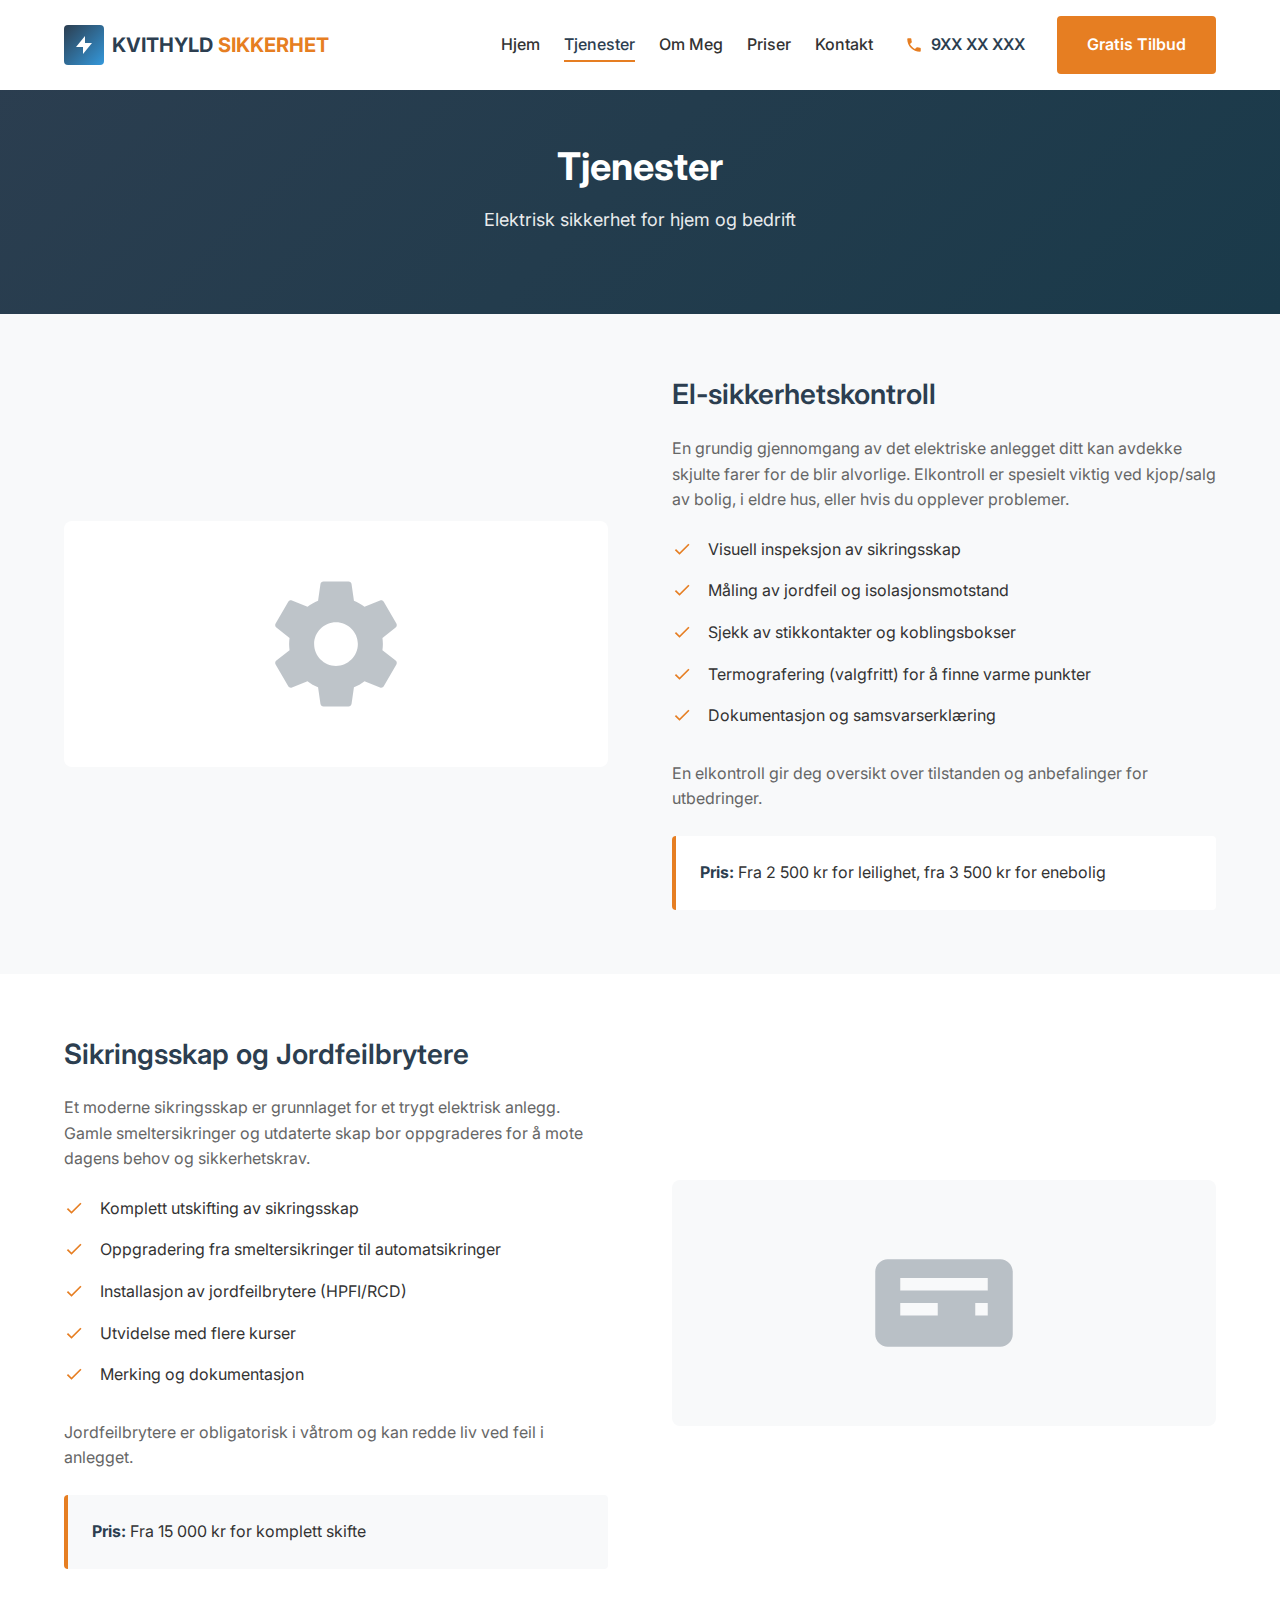
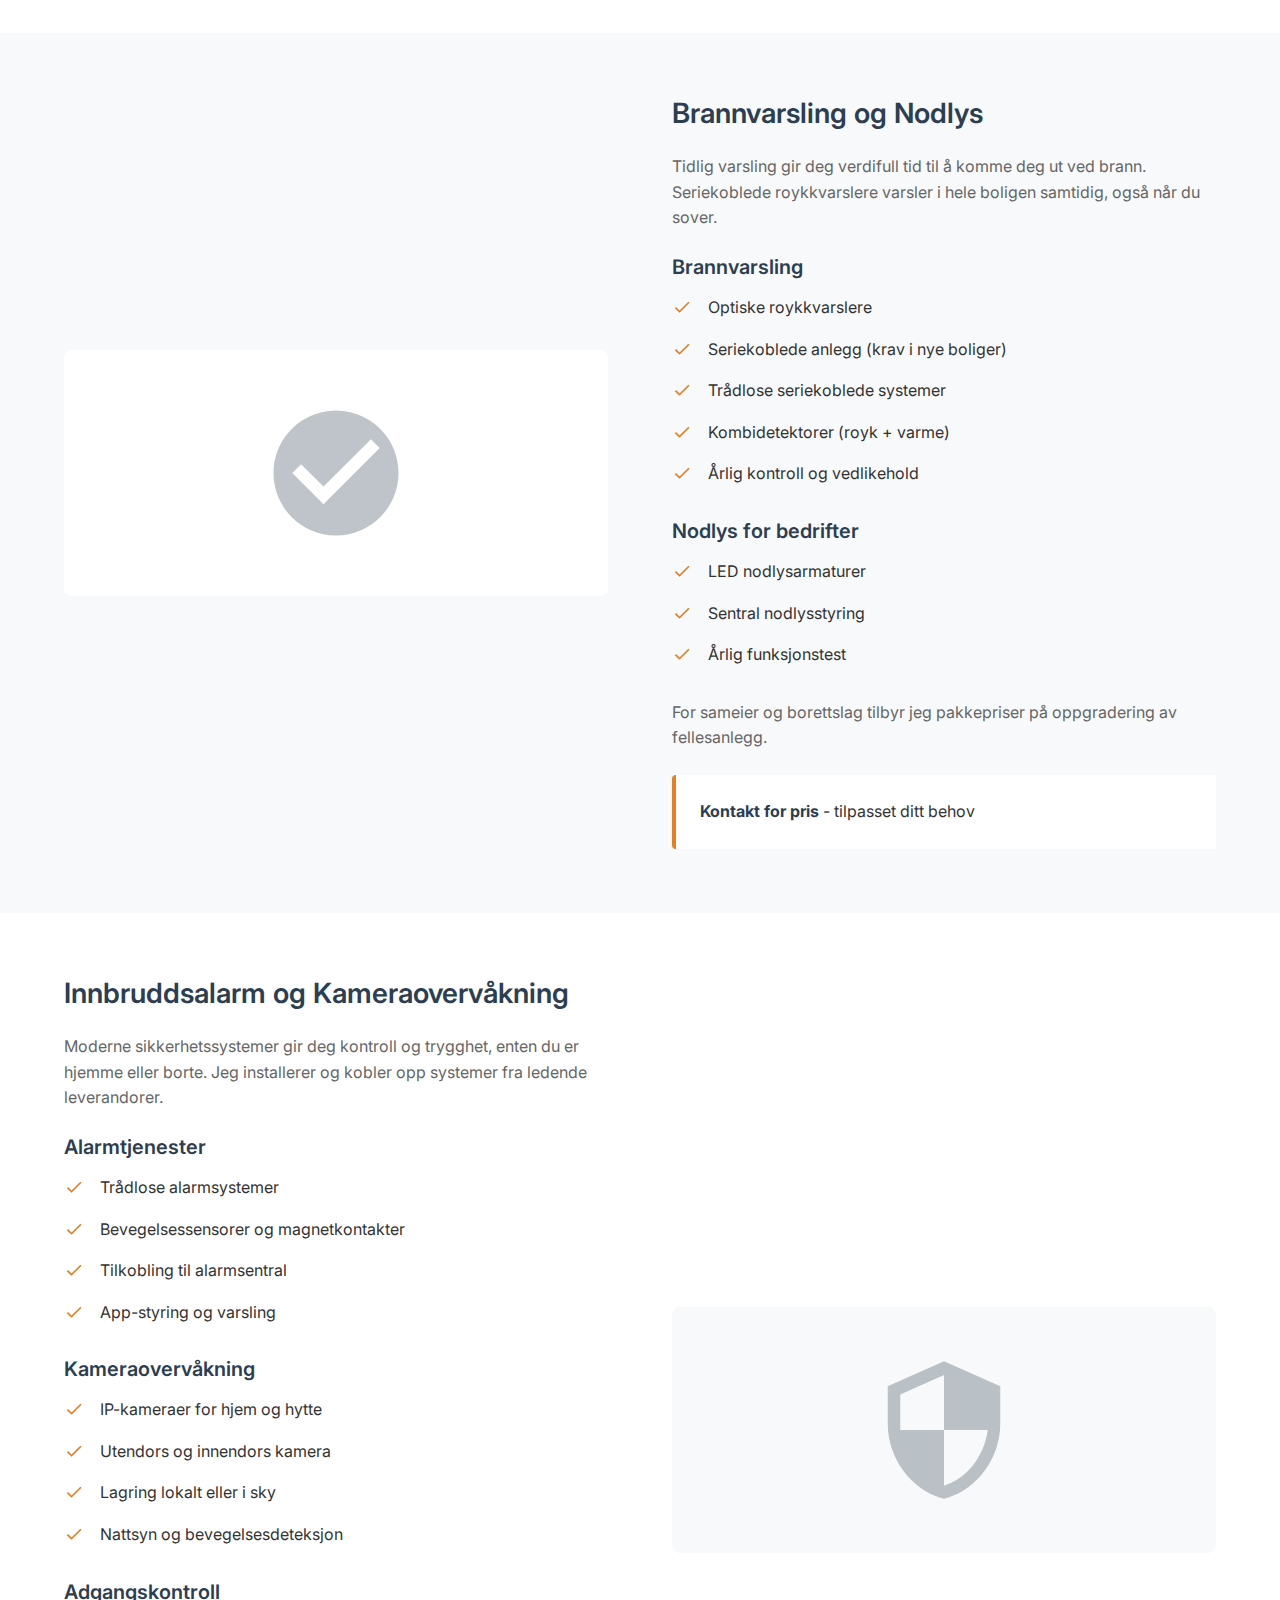
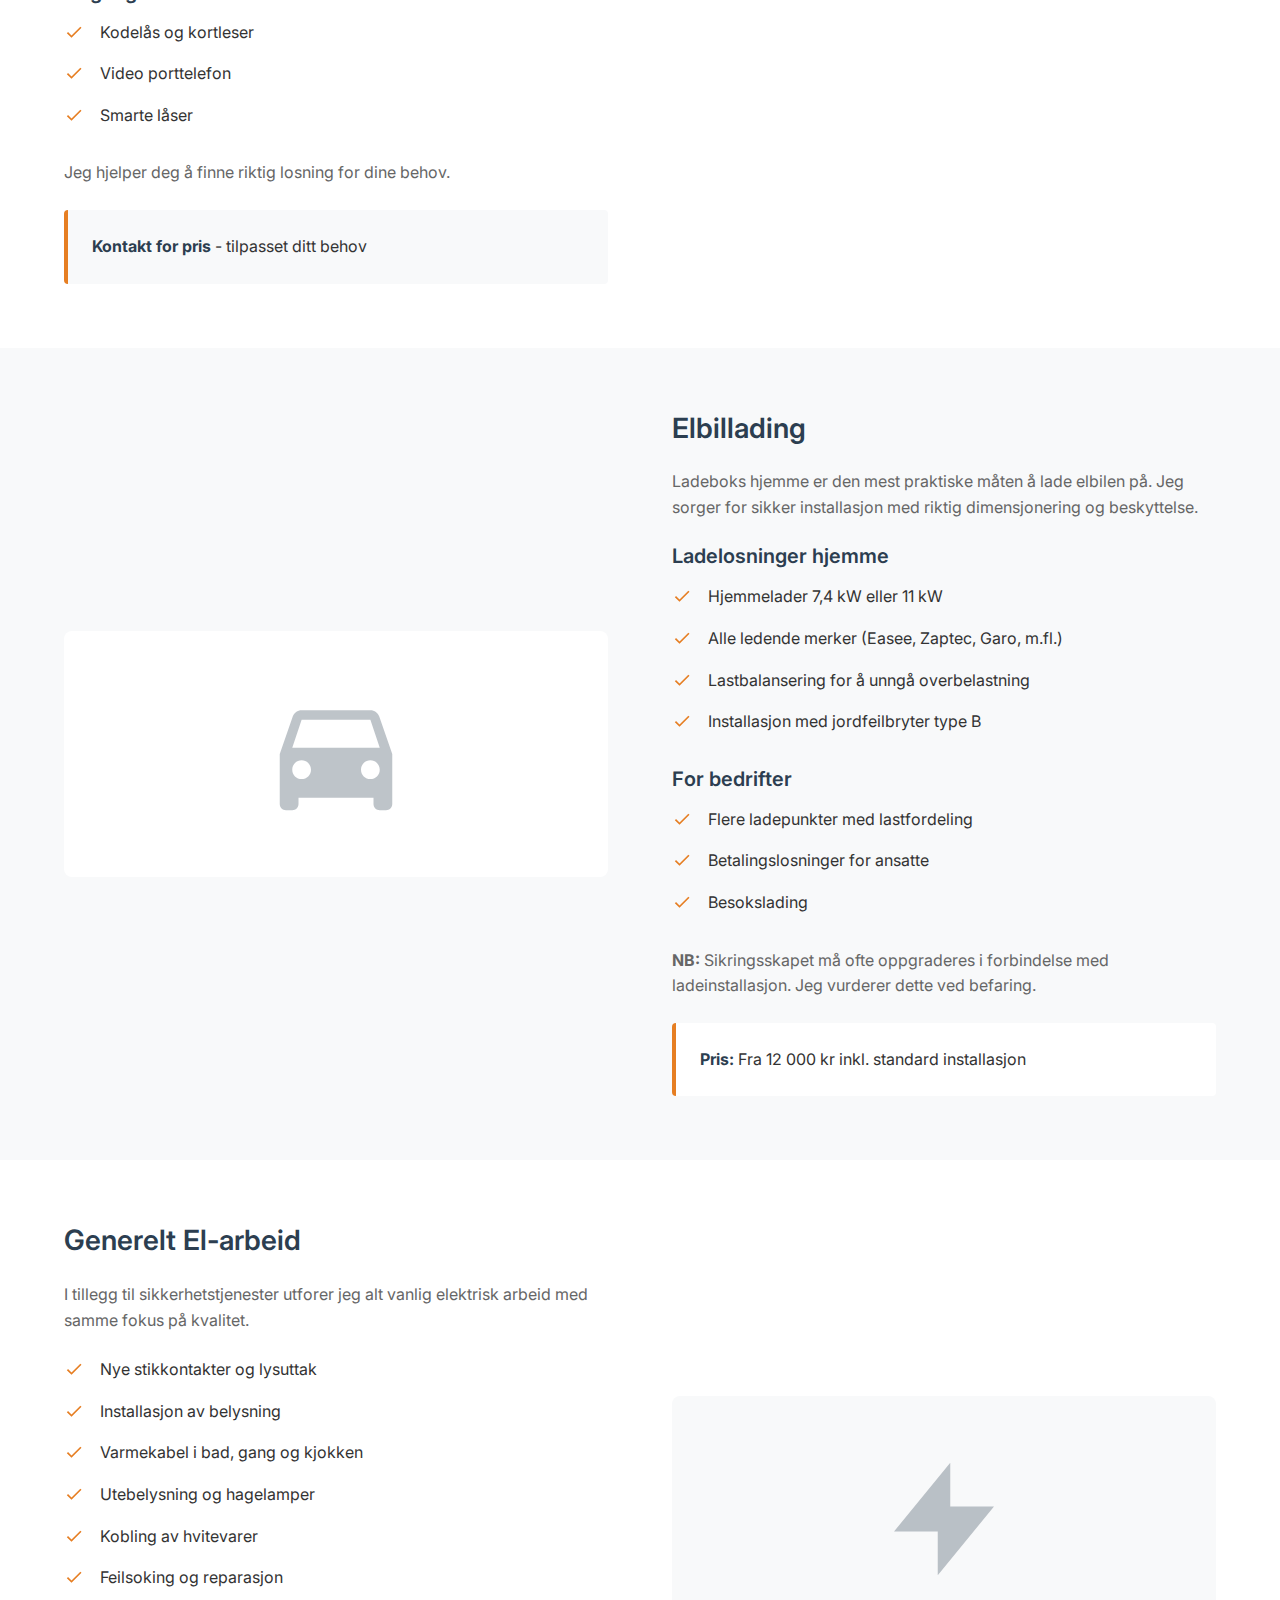
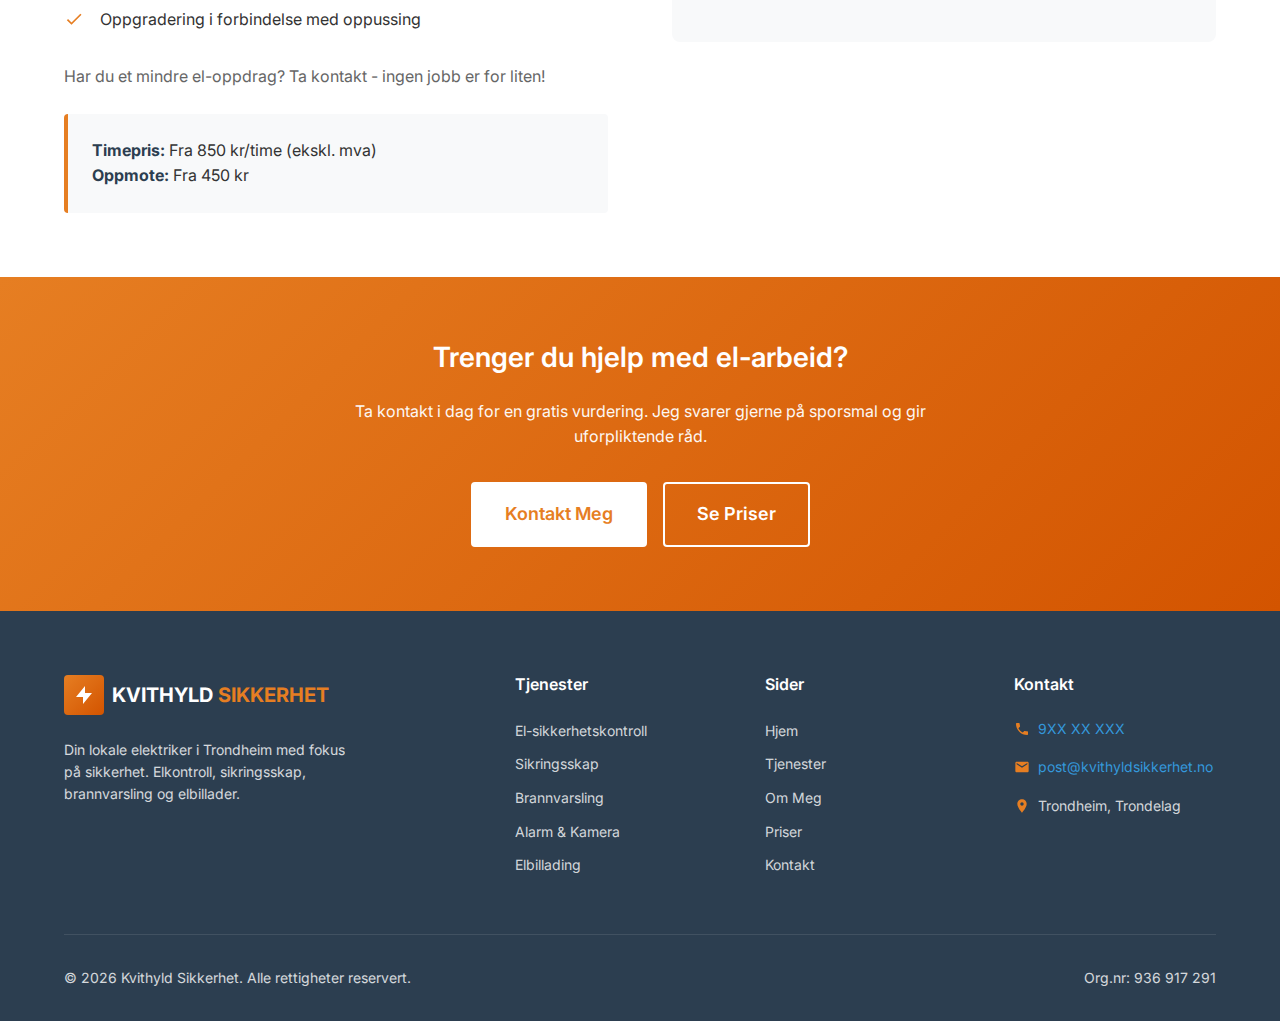
<file: tjenester.html>
<!DOCTYPE html>
<html lang="nb">
<head>
    <meta charset="UTF-8">
    <meta name="viewport" content="width=device-width, initial-scale=1.0">
    <meta http-equiv="X-UA-Compatible" content="IE=edge">

    <!-- SEO Meta Tags -->
    <title>Elektrikertjenester Trondheim | Sikringsskap, Alarm, Elbillader | Kvithyld</title>
    <meta name="description" content="El-sikkerhetstjenester i Trondheim. Elkontroll, sikringsskap, brannvarsling, alarm og elbillader. Se tjenester og priser.">
    <meta name="keywords" content="elektriker tjenester trondheim, sikringsskap, elkontroll, brannvarsling, elbillader installasjon, alarm trondheim">
    <meta name="author" content="Kvithyld Sikkerhet">
    <meta name="robots" content="index, follow">

    <!-- Open Graph -->
    <meta property="og:type" content="website">
    <meta property="og:url" content="https://kvithyldsikkerhet.no/tjenester.html">
    <meta property="og:title" content="Elektrikertjenester Trondheim | Kvithyld Sikkerhet">
    <meta property="og:description" content="El-sikkerhetstjenester i Trondheim. Elkontroll, sikringsskap, brannvarsling, alarm og elbillader.">
    <meta property="og:locale" content="nb_NO">

    <!-- Canonical URL -->
    <link rel="canonical" href="https://kvithyldsikkerhet.no/tjenester.html">

    <!-- Favicon -->
    <link rel="icon" type="image/svg+xml" href="favicon.ico">

    <!-- Google Fonts -->
    <link rel="preconnect" href="https://fonts.googleapis.com">
    <link rel="preconnect" href="https://fonts.gstatic.com" crossorigin>
    <link href="https://fonts.googleapis.com/css2?family=Inter:wght@400;500;600;700&display=swap" rel="stylesheet">

    <!-- Stylesheets -->
    <link rel="stylesheet" href="css/style.css">
    <link rel="stylesheet" href="css/responsive.css">
</head>
<body>
    <!-- Skip Link -->
    <a href="#main-content" class="skip-link">Hopp til hovedinnhold</a>

    <!-- Header -->
    <header class="header" id="header">
        <div class="header__container">
            <a href="index.html" class="header__logo">
                <div class="header__logo-icon">
                    <svg viewBox="0 0 24 24" xmlns="http://www.w3.org/2000/svg">
                        <path d="M13 3L4 14h7v7l9-11h-7V3z"/>
                    </svg>
                </div>
                <span class="header__logo-text">KVITHYLD <span>SIKKERHET</span></span>
            </a>

            <nav class="nav">
                <ul class="nav__list" id="nav-menu">
                    <li><a href="index.html" class="nav__link">Hjem</a></li>
                    <li><a href="tjenester.html" class="nav__link nav__link--active">Tjenester</a></li>
                    <li><a href="om-meg.html" class="nav__link">Om Meg</a></li>
                    <li><a href="priser.html" class="nav__link">Priser</a></li>
                    <li><a href="kontakt.html" class="nav__link">Kontakt</a></li>
                </ul>
                <a href="tel:+479XXXXXXX" class="nav__phone">
                    <svg viewBox="0 0 24 24" xmlns="http://www.w3.org/2000/svg">
                        <path d="M6.62 10.79c1.44 2.83 3.76 5.14 6.59 6.59l2.2-2.2c.27-.27.67-.36 1.02-.24 1.12.37 2.33.57 3.57.57.55 0 1 .45 1 1V20c0 .55-.45 1-1 1-9.39 0-17-7.61-17-17 0-.55.45-1 1-1h3.5c.55 0 1 .45 1 1 0 1.25.2 2.45.57 3.57.11.35.03.74-.25 1.02l-2.2 2.2z"/>
                    </svg>
                    9XX XX XXX
                </a>
                <a href="kontakt.html" class="btn btn--primary nav__cta">Gratis Tilbud</a>
                <button class="nav__toggle" id="nav-toggle" aria-label="Meny">
                    <span></span>
                    <span></span>
                    <span></span>
                </button>
            </nav>
        </div>
    </header>

    <!-- Main Content -->
    <main id="main-content">
        <!-- Page Hero -->
        <section class="page-hero">
            <div class="container">
                <h1>Tjenester</h1>
                <p>Elektrisk sikkerhet for hjem og bedrift</p>
            </div>
        </section>

        <!-- Service 1: El-sikkerhetskontroll -->
        <section class="service-detail" id="elkontroll">
            <div class="container service-detail__container">
                <div class="service-detail__content">
                    <h2>El-sikkerhetskontroll</h2>
                    <p>En grundig gjennomgang av det elektriske anlegget ditt kan avdekke skjulte farer for de blir alvorlige. Elkontroll er spesielt viktig ved kjop/salg av bolig, i eldre hus, eller hvis du opplever problemer.</p>

                    <ul class="service-detail__list">
                        <li>
                            <svg viewBox="0 0 24 24" xmlns="http://www.w3.org/2000/svg"><path d="M9 16.17L4.83 12l-1.42 1.41L9 19 21 7l-1.41-1.41z"/></svg>
                            <span>Visuell inspeksjon av sikringsskap</span>
                        </li>
                        <li>
                            <svg viewBox="0 0 24 24" xmlns="http://www.w3.org/2000/svg"><path d="M9 16.17L4.83 12l-1.42 1.41L9 19 21 7l-1.41-1.41z"/></svg>
                            <span>Måling av jordfeil og isolasjonsmotstand</span>
                        </li>
                        <li>
                            <svg viewBox="0 0 24 24" xmlns="http://www.w3.org/2000/svg"><path d="M9 16.17L4.83 12l-1.42 1.41L9 19 21 7l-1.41-1.41z"/></svg>
                            <span>Sjekk av stikkontakter og koblingsbokser</span>
                        </li>
                        <li>
                            <svg viewBox="0 0 24 24" xmlns="http://www.w3.org/2000/svg"><path d="M9 16.17L4.83 12l-1.42 1.41L9 19 21 7l-1.41-1.41z"/></svg>
                            <span>Termografering (valgfritt) for å finne varme punkter</span>
                        </li>
                        <li>
                            <svg viewBox="0 0 24 24" xmlns="http://www.w3.org/2000/svg"><path d="M9 16.17L4.83 12l-1.42 1.41L9 19 21 7l-1.41-1.41z"/></svg>
                            <span>Dokumentasjon og samsvarserklæring</span>
                        </li>
                    </ul>

                    <p>En elkontroll gir deg oversikt over tilstanden og anbefalinger for utbedringer.</p>

                    <div class="service-detail__price">
                        <strong>Pris:</strong> Fra 2 500 kr for leilighet, fra 3 500 kr for enebolig
                    </div>
                </div>
                <div class="service-detail__image">
                    <svg viewBox="0 0 24 24" xmlns="http://www.w3.org/2000/svg">
                        <path d="M19.43 12.98c.04-.32.07-.64.07-.98s-.03-.66-.07-.98l2.11-1.65c.19-.15.24-.42.12-.64l-2-3.46c-.12-.22-.39-.3-.61-.22l-2.49 1c-.52-.4-1.08-.73-1.69-.98l-.38-2.65C14.46 2.18 14.25 2 14 2h-4c-.25 0-.46.18-.49.42l-.38 2.65c-.61.25-1.17.59-1.69.98l-2.49-1c-.23-.09-.49 0-.61.22l-2 3.46c-.13.22-.07.49.12.64l2.11 1.65c-.04.32-.07.65-.07.98s.03.66.07.98l-2.11 1.65c-.19.15-.24.42-.12.64l2 3.46c.12.22.39.3.61.22l2.49-1c.52.4 1.08.73 1.69.98l.38 2.65c.03.24.24.42.49.42h4c.25 0 .46-.18.49-.42l.38-2.65c.61-.25 1.17-.59 1.69-.98l2.49 1c.23.09.49 0 .61-.22l2-3.46c.12-.22.07-.49-.12-.64l-2.11-1.65zM12 15.5c-1.93 0-3.5-1.57-3.5-3.5s1.57-3.5 3.5-3.5 3.5 1.57 3.5 3.5-1.57 3.5-3.5 3.5z"/>
                    </svg>
                </div>
            </div>
        </section>

        <!-- Service 2: Sikringsskap -->
        <section class="service-detail" id="sikringsskap">
            <div class="container service-detail__container">
                <div class="service-detail__content">
                    <h2>Sikringsskap og Jordfeilbrytere</h2>
                    <p>Et moderne sikringsskap er grunnlaget for et trygt elektrisk anlegg. Gamle smeltersikringer og utdaterte skap bor oppgraderes for å mote dagens behov og sikkerhetskrav.</p>

                    <ul class="service-detail__list">
                        <li>
                            <svg viewBox="0 0 24 24" xmlns="http://www.w3.org/2000/svg"><path d="M9 16.17L4.83 12l-1.42 1.41L9 19 21 7l-1.41-1.41z"/></svg>
                            <span>Komplett utskifting av sikringsskap</span>
                        </li>
                        <li>
                            <svg viewBox="0 0 24 24" xmlns="http://www.w3.org/2000/svg"><path d="M9 16.17L4.83 12l-1.42 1.41L9 19 21 7l-1.41-1.41z"/></svg>
                            <span>Oppgradering fra smeltersikringer til automatsikringer</span>
                        </li>
                        <li>
                            <svg viewBox="0 0 24 24" xmlns="http://www.w3.org/2000/svg"><path d="M9 16.17L4.83 12l-1.42 1.41L9 19 21 7l-1.41-1.41z"/></svg>
                            <span>Installasjon av jordfeilbrytere (HPFI/RCD)</span>
                        </li>
                        <li>
                            <svg viewBox="0 0 24 24" xmlns="http://www.w3.org/2000/svg"><path d="M9 16.17L4.83 12l-1.42 1.41L9 19 21 7l-1.41-1.41z"/></svg>
                            <span>Utvidelse med flere kurser</span>
                        </li>
                        <li>
                            <svg viewBox="0 0 24 24" xmlns="http://www.w3.org/2000/svg"><path d="M9 16.17L4.83 12l-1.42 1.41L9 19 21 7l-1.41-1.41z"/></svg>
                            <span>Merking og dokumentasjon</span>
                        </li>
                    </ul>

                    <p>Jordfeilbrytere er obligatorisk i våtrom og kan redde liv ved feil i anlegget.</p>

                    <div class="service-detail__price">
                        <strong>Pris:</strong> Fra 15 000 kr for komplett skifte
                    </div>
                </div>
                <div class="service-detail__image">
                    <svg viewBox="0 0 24 24" xmlns="http://www.w3.org/2000/svg">
                        <path d="M21 5H3c-1.1 0-2 .9-2 2v10c0 1.1.9 2 2 2h18c1.1 0 2-.9 2-2V7c0-1.1-.9-2-2-2zm-10 9H5v-2h6v2zm8 0h-2v-2h2v2zm0-4H5V8h14v2z"/>
                    </svg>
                </div>
            </div>
        </section>

        <!-- Service 3: Brannvarsling -->
        <section class="service-detail" id="brannvarsling">
            <div class="container service-detail__container">
                <div class="service-detail__content">
                    <h2>Brannvarsling og Nodlys</h2>
                    <p>Tidlig varsling gir deg verdifull tid til å komme deg ut ved brann. Seriekoblede roykkvarslere varsler i hele boligen samtidig, også når du sover.</p>

                    <h3>Brannvarsling</h3>
                    <ul class="service-detail__list">
                        <li>
                            <svg viewBox="0 0 24 24" xmlns="http://www.w3.org/2000/svg"><path d="M9 16.17L4.83 12l-1.42 1.41L9 19 21 7l-1.41-1.41z"/></svg>
                            <span>Optiske roykkvarslere</span>
                        </li>
                        <li>
                            <svg viewBox="0 0 24 24" xmlns="http://www.w3.org/2000/svg"><path d="M9 16.17L4.83 12l-1.42 1.41L9 19 21 7l-1.41-1.41z"/></svg>
                            <span>Seriekoblede anlegg (krav i nye boliger)</span>
                        </li>
                        <li>
                            <svg viewBox="0 0 24 24" xmlns="http://www.w3.org/2000/svg"><path d="M9 16.17L4.83 12l-1.42 1.41L9 19 21 7l-1.41-1.41z"/></svg>
                            <span>Trådlose seriekoblede systemer</span>
                        </li>
                        <li>
                            <svg viewBox="0 0 24 24" xmlns="http://www.w3.org/2000/svg"><path d="M9 16.17L4.83 12l-1.42 1.41L9 19 21 7l-1.41-1.41z"/></svg>
                            <span>Kombidetektorer (royk + varme)</span>
                        </li>
                        <li>
                            <svg viewBox="0 0 24 24" xmlns="http://www.w3.org/2000/svg"><path d="M9 16.17L4.83 12l-1.42 1.41L9 19 21 7l-1.41-1.41z"/></svg>
                            <span>Årlig kontroll og vedlikehold</span>
                        </li>
                    </ul>

                    <h3>Nodlys for bedrifter</h3>
                    <ul class="service-detail__list">
                        <li>
                            <svg viewBox="0 0 24 24" xmlns="http://www.w3.org/2000/svg"><path d="M9 16.17L4.83 12l-1.42 1.41L9 19 21 7l-1.41-1.41z"/></svg>
                            <span>LED nodlysarmaturer</span>
                        </li>
                        <li>
                            <svg viewBox="0 0 24 24" xmlns="http://www.w3.org/2000/svg"><path d="M9 16.17L4.83 12l-1.42 1.41L9 19 21 7l-1.41-1.41z"/></svg>
                            <span>Sentral nodlysstyring</span>
                        </li>
                        <li>
                            <svg viewBox="0 0 24 24" xmlns="http://www.w3.org/2000/svg"><path d="M9 16.17L4.83 12l-1.42 1.41L9 19 21 7l-1.41-1.41z"/></svg>
                            <span>Årlig funksjonstest</span>
                        </li>
                    </ul>

                    <p>For sameier og borettslag tilbyr jeg pakkepriser på oppgradering av fellesanlegg.</p>

                    <div class="service-detail__price">
                        <strong>Kontakt for pris</strong> - tilpasset ditt behov
                    </div>
                </div>
                <div class="service-detail__image">
                    <svg viewBox="0 0 24 24" xmlns="http://www.w3.org/2000/svg">
                        <path d="M12 2C6.48 2 2 6.48 2 12s4.48 10 10 10 10-4.48 10-10S17.52 2 12 2zm-2 15l-5-5 1.41-1.41L10 14.17l7.59-7.59L19 8l-9 9z"/>
                    </svg>
                </div>
            </div>
        </section>

        <!-- Service 4: Alarm & Kamera -->
        <section class="service-detail" id="alarm">
            <div class="container service-detail__container">
                <div class="service-detail__content">
                    <h2>Innbruddsalarm og Kameraovervåkning</h2>
                    <p>Moderne sikkerhetssystemer gir deg kontroll og trygghet, enten du er hjemme eller borte. Jeg installerer og kobler opp systemer fra ledende leverandorer.</p>

                    <h3>Alarmtjenester</h3>
                    <ul class="service-detail__list">
                        <li>
                            <svg viewBox="0 0 24 24" xmlns="http://www.w3.org/2000/svg"><path d="M9 16.17L4.83 12l-1.42 1.41L9 19 21 7l-1.41-1.41z"/></svg>
                            <span>Trådlose alarmsystemer</span>
                        </li>
                        <li>
                            <svg viewBox="0 0 24 24" xmlns="http://www.w3.org/2000/svg"><path d="M9 16.17L4.83 12l-1.42 1.41L9 19 21 7l-1.41-1.41z"/></svg>
                            <span>Bevegelsessensorer og magnetkontakter</span>
                        </li>
                        <li>
                            <svg viewBox="0 0 24 24" xmlns="http://www.w3.org/2000/svg"><path d="M9 16.17L4.83 12l-1.42 1.41L9 19 21 7l-1.41-1.41z"/></svg>
                            <span>Tilkobling til alarmsentral</span>
                        </li>
                        <li>
                            <svg viewBox="0 0 24 24" xmlns="http://www.w3.org/2000/svg"><path d="M9 16.17L4.83 12l-1.42 1.41L9 19 21 7l-1.41-1.41z"/></svg>
                            <span>App-styring og varsling</span>
                        </li>
                    </ul>

                    <h3>Kameraovervåkning</h3>
                    <ul class="service-detail__list">
                        <li>
                            <svg viewBox="0 0 24 24" xmlns="http://www.w3.org/2000/svg"><path d="M9 16.17L4.83 12l-1.42 1.41L9 19 21 7l-1.41-1.41z"/></svg>
                            <span>IP-kameraer for hjem og hytte</span>
                        </li>
                        <li>
                            <svg viewBox="0 0 24 24" xmlns="http://www.w3.org/2000/svg"><path d="M9 16.17L4.83 12l-1.42 1.41L9 19 21 7l-1.41-1.41z"/></svg>
                            <span>Utendors og innendors kamera</span>
                        </li>
                        <li>
                            <svg viewBox="0 0 24 24" xmlns="http://www.w3.org/2000/svg"><path d="M9 16.17L4.83 12l-1.42 1.41L9 19 21 7l-1.41-1.41z"/></svg>
                            <span>Lagring lokalt eller i sky</span>
                        </li>
                        <li>
                            <svg viewBox="0 0 24 24" xmlns="http://www.w3.org/2000/svg"><path d="M9 16.17L4.83 12l-1.42 1.41L9 19 21 7l-1.41-1.41z"/></svg>
                            <span>Nattsyn og bevegelsesdeteksjon</span>
                        </li>
                    </ul>

                    <h3>Adgangskontroll</h3>
                    <ul class="service-detail__list">
                        <li>
                            <svg viewBox="0 0 24 24" xmlns="http://www.w3.org/2000/svg"><path d="M9 16.17L4.83 12l-1.42 1.41L9 19 21 7l-1.41-1.41z"/></svg>
                            <span>Kodelås og kortleser</span>
                        </li>
                        <li>
                            <svg viewBox="0 0 24 24" xmlns="http://www.w3.org/2000/svg"><path d="M9 16.17L4.83 12l-1.42 1.41L9 19 21 7l-1.41-1.41z"/></svg>
                            <span>Video porttelefon</span>
                        </li>
                        <li>
                            <svg viewBox="0 0 24 24" xmlns="http://www.w3.org/2000/svg"><path d="M9 16.17L4.83 12l-1.42 1.41L9 19 21 7l-1.41-1.41z"/></svg>
                            <span>Smarte låser</span>
                        </li>
                    </ul>

                    <p>Jeg hjelper deg å finne riktig losning for dine behov.</p>

                    <div class="service-detail__price">
                        <strong>Kontakt for pris</strong> - tilpasset ditt behov
                    </div>
                </div>
                <div class="service-detail__image">
                    <svg viewBox="0 0 24 24" xmlns="http://www.w3.org/2000/svg">
                        <path d="M12 1L3 5v6c0 5.55 3.84 10.74 9 12 5.16-1.26 9-6.45 9-12V5l-9-4zm0 10.99h7c-.53 4.12-3.28 7.79-7 8.94V12H5V6.3l7-3.11v8.8z"/>
                    </svg>
                </div>
            </div>
        </section>

        <!-- Service 5: Elbillading -->
        <section class="service-detail" id="elbillading">
            <div class="container service-detail__container">
                <div class="service-detail__content">
                    <h2>Elbillading</h2>
                    <p>Ladeboks hjemme er den mest praktiske måten å lade elbilen på. Jeg sorger for sikker installasjon med riktig dimensjonering og beskyttelse.</p>

                    <h3>Ladelosninger hjemme</h3>
                    <ul class="service-detail__list">
                        <li>
                            <svg viewBox="0 0 24 24" xmlns="http://www.w3.org/2000/svg"><path d="M9 16.17L4.83 12l-1.42 1.41L9 19 21 7l-1.41-1.41z"/></svg>
                            <span>Hjemmelader 7,4 kW eller 11 kW</span>
                        </li>
                        <li>
                            <svg viewBox="0 0 24 24" xmlns="http://www.w3.org/2000/svg"><path d="M9 16.17L4.83 12l-1.42 1.41L9 19 21 7l-1.41-1.41z"/></svg>
                            <span>Alle ledende merker (Easee, Zaptec, Garo, m.fl.)</span>
                        </li>
                        <li>
                            <svg viewBox="0 0 24 24" xmlns="http://www.w3.org/2000/svg"><path d="M9 16.17L4.83 12l-1.42 1.41L9 19 21 7l-1.41-1.41z"/></svg>
                            <span>Lastbalansering for å unngå overbelastning</span>
                        </li>
                        <li>
                            <svg viewBox="0 0 24 24" xmlns="http://www.w3.org/2000/svg"><path d="M9 16.17L4.83 12l-1.42 1.41L9 19 21 7l-1.41-1.41z"/></svg>
                            <span>Installasjon med jordfeilbryter type B</span>
                        </li>
                    </ul>

                    <h3>For bedrifter</h3>
                    <ul class="service-detail__list">
                        <li>
                            <svg viewBox="0 0 24 24" xmlns="http://www.w3.org/2000/svg"><path d="M9 16.17L4.83 12l-1.42 1.41L9 19 21 7l-1.41-1.41z"/></svg>
                            <span>Flere ladepunkter med lastfordeling</span>
                        </li>
                        <li>
                            <svg viewBox="0 0 24 24" xmlns="http://www.w3.org/2000/svg"><path d="M9 16.17L4.83 12l-1.42 1.41L9 19 21 7l-1.41-1.41z"/></svg>
                            <span>Betalingslosninger for ansatte</span>
                        </li>
                        <li>
                            <svg viewBox="0 0 24 24" xmlns="http://www.w3.org/2000/svg"><path d="M9 16.17L4.83 12l-1.42 1.41L9 19 21 7l-1.41-1.41z"/></svg>
                            <span>Besokslading</span>
                        </li>
                    </ul>

                    <p><strong>NB:</strong> Sikringsskapet må ofte oppgraderes i forbindelse med ladeinstallasjon. Jeg vurderer dette ved befaring.</p>

                    <div class="service-detail__price">
                        <strong>Pris:</strong> Fra 12 000 kr inkl. standard installasjon
                    </div>
                </div>
                <div class="service-detail__image">
                    <svg viewBox="0 0 24 24" xmlns="http://www.w3.org/2000/svg">
                        <path d="M18.92 6.01C18.72 5.42 18.16 5 17.5 5h-11c-.66 0-1.21.42-1.42 1.01L3 12v8c0 .55.45 1 1 1h1c.55 0 1-.45 1-1v-1h12v1c0 .55.45 1 1 1h1c.55 0 1-.45 1-1v-8l-2.08-5.99zM6.5 16c-.83 0-1.5-.67-1.5-1.5S5.67 13 6.5 13s1.5.67 1.5 1.5S7.33 16 6.5 16zm11 0c-.83 0-1.5-.67-1.5-1.5s.67-1.5 1.5-1.5 1.5.67 1.5 1.5-.67 1.5-1.5 1.5zM5 11l1.5-4.5h11L19 11H5z"/>
                    </svg>
                </div>
            </div>
        </section>

        <!-- Service 6: Generelt El-arbeid -->
        <section class="service-detail" id="elarbeid">
            <div class="container service-detail__container">
                <div class="service-detail__content">
                    <h2>Generelt El-arbeid</h2>
                    <p>I tillegg til sikkerhetstjenester utforer jeg alt vanlig elektrisk arbeid med samme fokus på kvalitet.</p>

                    <ul class="service-detail__list">
                        <li>
                            <svg viewBox="0 0 24 24" xmlns="http://www.w3.org/2000/svg"><path d="M9 16.17L4.83 12l-1.42 1.41L9 19 21 7l-1.41-1.41z"/></svg>
                            <span>Nye stikkontakter og lysuttak</span>
                        </li>
                        <li>
                            <svg viewBox="0 0 24 24" xmlns="http://www.w3.org/2000/svg"><path d="M9 16.17L4.83 12l-1.42 1.41L9 19 21 7l-1.41-1.41z"/></svg>
                            <span>Installasjon av belysning</span>
                        </li>
                        <li>
                            <svg viewBox="0 0 24 24" xmlns="http://www.w3.org/2000/svg"><path d="M9 16.17L4.83 12l-1.42 1.41L9 19 21 7l-1.41-1.41z"/></svg>
                            <span>Varmekabel i bad, gang og kjokken</span>
                        </li>
                        <li>
                            <svg viewBox="0 0 24 24" xmlns="http://www.w3.org/2000/svg"><path d="M9 16.17L4.83 12l-1.42 1.41L9 19 21 7l-1.41-1.41z"/></svg>
                            <span>Utebelysning og hagelamper</span>
                        </li>
                        <li>
                            <svg viewBox="0 0 24 24" xmlns="http://www.w3.org/2000/svg"><path d="M9 16.17L4.83 12l-1.42 1.41L9 19 21 7l-1.41-1.41z"/></svg>
                            <span>Kobling av hvitevarer</span>
                        </li>
                        <li>
                            <svg viewBox="0 0 24 24" xmlns="http://www.w3.org/2000/svg"><path d="M9 16.17L4.83 12l-1.42 1.41L9 19 21 7l-1.41-1.41z"/></svg>
                            <span>Feilsoking og reparasjon</span>
                        </li>
                        <li>
                            <svg viewBox="0 0 24 24" xmlns="http://www.w3.org/2000/svg"><path d="M9 16.17L4.83 12l-1.42 1.41L9 19 21 7l-1.41-1.41z"/></svg>
                            <span>Oppgradering i forbindelse med oppussing</span>
                        </li>
                    </ul>

                    <p>Har du et mindre el-oppdrag? Ta kontakt - ingen jobb er for liten!</p>

                    <div class="service-detail__price">
                        <strong>Timepris:</strong> Fra 850 kr/time (ekskl. mva)<br>
                        <strong>Oppmote:</strong> Fra 450 kr
                    </div>
                </div>
                <div class="service-detail__image">
                    <svg viewBox="0 0 24 24" xmlns="http://www.w3.org/2000/svg">
                        <path d="M13 3L4 14h7v7l9-11h-7V3z"/>
                    </svg>
                </div>
            </div>
        </section>

        <!-- CTA Section -->
        <section class="cta section">
            <div class="container">
                <h2>Trenger du hjelp med el-arbeid?</h2>
                <p>Ta kontakt i dag for en gratis vurdering. Jeg svarer gjerne på sporsmal og gir uforpliktende råd.</p>
                <div class="cta__buttons">
                    <a href="kontakt.html" class="btn btn--primary btn--large">Kontakt Meg</a>
                    <a href="priser.html" class="btn btn--secondary btn--large">Se Priser</a>
                </div>
            </div>
        </section>
    </main>

    <!-- Footer -->
    <footer class="footer">
        <div class="container">
            <div class="footer__container">
                <div class="footer__brand">
                    <div class="footer__logo">
                        <div class="footer__logo-icon">
                            <svg viewBox="0 0 24 24" xmlns="http://www.w3.org/2000/svg">
                                <path d="M13 3L4 14h7v7l9-11h-7V3z"/>
                            </svg>
                        </div>
                        <span class="footer__logo-text">KVITHYLD <span>SIKKERHET</span></span>
                    </div>
                    <p>Din lokale elektriker i Trondheim med fokus på sikkerhet. Elkontroll, sikringsskap, brannvarsling og elbillader.</p>
                </div>
                <div class="footer__column">
                    <h4>Tjenester</h4>
                    <ul>
                        <li><a href="tjenester.html#elkontroll">El-sikkerhetskontroll</a></li>
                        <li><a href="tjenester.html#sikringsskap">Sikringsskap</a></li>
                        <li><a href="tjenester.html#brannvarsling">Brannvarsling</a></li>
                        <li><a href="tjenester.html#alarm">Alarm & Kamera</a></li>
                        <li><a href="tjenester.html#elbillading">Elbillading</a></li>
                    </ul>
                </div>
                <div class="footer__column">
                    <h4>Sider</h4>
                    <ul>
                        <li><a href="index.html">Hjem</a></li>
                        <li><a href="tjenester.html">Tjenester</a></li>
                        <li><a href="om-meg.html">Om Meg</a></li>
                        <li><a href="priser.html">Priser</a></li>
                        <li><a href="kontakt.html">Kontakt</a></li>
                    </ul>
                </div>
                <div class="footer__column">
                    <h4>Kontakt</h4>
                    <div class="footer__contact-item">
                        <svg viewBox="0 0 24 24" xmlns="http://www.w3.org/2000/svg">
                            <path d="M6.62 10.79c1.44 2.83 3.76 5.14 6.59 6.59l2.2-2.2c.27-.27.67-.36 1.02-.24 1.12.37 2.33.57 3.57.57.55 0 1 .45 1 1V20c0 .55-.45 1-1 1-9.39 0-17-7.61-17-17 0-.55.45-1 1-1h3.5c.55 0 1 .45 1 1 0 1.25.2 2.45.57 3.57.11.35.03.74-.25 1.02l-2.2 2.2z"/>
                        </svg>
                        <a href="tel:+479XXXXXXX">9XX XX XXX</a>
                    </div>
                    <div class="footer__contact-item">
                        <svg viewBox="0 0 24 24" xmlns="http://www.w3.org/2000/svg">
                            <path d="M20 4H4c-1.1 0-2 .9-2 2v12c0 1.1.9 2 2 2h16c1.1 0 2-.9 2-2V6c0-1.1-.9-2-2-2zm0 4l-8 5-8-5V6l8 5 8-5v2z"/>
                        </svg>
                        <a href="mailto:post@kvithyldsikkerhet.no">post@kvithyldsikkerhet.no</a>
                    </div>
                    <div class="footer__contact-item">
                        <svg viewBox="0 0 24 24" xmlns="http://www.w3.org/2000/svg">
                            <path d="M12 2C8.13 2 5 5.13 5 9c0 5.25 7 13 7 13s7-7.75 7-13c0-3.87-3.13-7-7-7zm0 9.5c-1.38 0-2.5-1.12-2.5-2.5s1.12-2.5 2.5-2.5 2.5 1.12 2.5 2.5-1.12 2.5-2.5 2.5z"/>
                        </svg>
                        <span>Trondheim, Trondelag</span>
                    </div>
                </div>
            </div>
            <div class="footer__bottom">
                <p>&copy; 2026 Kvithyld Sikkerhet. Alle rettigheter reservert.</p>
                <p class="footer__org">Org.nr: 936 917 291</p>
            </div>
        </div>
    </footer>

    <!-- JavaScript -->
    <script src="js/main.js"></script>
</body>
</html>
</file>
<file: css/style.css>
/* =====================================================
   KVITHYLD SIKKERHET - Main Stylesheet
   Elektriker med sikkerhetsfokus i Trondheim
   ===================================================== */

/* CSS Custom Properties */
:root {
    /* Colors */
    --color-primary: #2C3E50;
    --color-primary-dark: #1a252f;
    --color-secondary: #E67E22;
    --color-secondary-dark: #d35400;
    --color-accent: #3498DB;
    --color-accent-light: #5dade2;
    --color-white: #FFFFFF;
    --color-text: #333333;
    --color-text-light: #666666;
    --color-bg-light: #F8F9FA;
    --color-bg-dark: #2C3E50;
    --color-border: #e0e0e0;
    --color-success: #27ae60;
    --color-error: #e74c3c;

    /* Typography */
    --font-family: 'Inter', -apple-system, BlinkMacSystemFont, 'Segoe UI', sans-serif;
    --font-size-base: 16px;
    --font-size-small: 14px;
    --font-size-large: 18px;
    --font-size-h1: 38px;
    --font-size-h2: 28px;
    --font-size-h3: 20px;
    --line-height-base: 1.6;
    --line-height-heading: 1.2;

    /* Spacing */
    --spacing-xs: 0.5rem;
    --spacing-sm: 1rem;
    --spacing-md: 1.5rem;
    --spacing-lg: 2rem;
    --spacing-xl: 3rem;
    --spacing-xxl: 4rem;

    /* Layout */
    --max-width: 1200px;
    --border-radius: 4px;
    --border-radius-lg: 8px;

    /* Shadows */
    --shadow-sm: 0 2px 4px rgba(0, 0, 0, 0.1);
    --shadow-md: 0 4px 12px rgba(0, 0, 0, 0.1);
    --shadow-lg: 0 8px 24px rgba(0, 0, 0, 0.12);

    /* Transitions */
    --transition-fast: 0.2s ease;
    --transition-normal: 0.3s ease;
}

/* Reset & Base Styles */
*, *::before, *::after {
    box-sizing: border-box;
    margin: 0;
    padding: 0;
}

html {
    scroll-behavior: smooth;
    font-size: var(--font-size-base);
}

body {
    font-family: var(--font-family);
    font-size: var(--font-size-base);
    line-height: var(--line-height-base);
    color: var(--color-text);
    background-color: var(--color-white);
    -webkit-font-smoothing: antialiased;
    -moz-osx-font-smoothing: grayscale;
}

img {
    max-width: 100%;
    height: auto;
    display: block;
}

a {
    color: var(--color-accent);
    text-decoration: none;
    transition: color var(--transition-fast);
}

a:hover {
    color: var(--color-secondary);
}

ul, ol {
    list-style: none;
}

/* Typography */
h1, h2, h3, h4, h5, h6 {
    font-weight: 600;
    line-height: var(--line-height-heading);
    color: var(--color-primary);
}

h1 {
    font-size: var(--font-size-h1);
    font-weight: 700;
}

h2 {
    font-size: var(--font-size-h2);
    margin-bottom: var(--spacing-md);
}

h3 {
    font-size: var(--font-size-h3);
    margin-bottom: var(--spacing-sm);
}

p {
    margin-bottom: var(--spacing-sm);
}

/* Utility Classes */
.container {
    max-width: var(--max-width);
    margin: 0 auto;
    padding: 0 var(--spacing-md);
}

.section {
    padding: var(--spacing-xxl) 0;
}

.section--gray {
    background-color: var(--color-bg-light);
}

.section--dark {
    background-color: var(--color-primary);
    color: var(--color-white);
}

.section--dark h2,
.section--dark h3 {
    color: var(--color-white);
}

.text-center {
    text-align: center;
}

.text-light {
    color: var(--color-text-light);
}

.section-subtitle {
    font-size: var(--font-size-large);
    color: var(--color-text-light);
    margin-bottom: var(--spacing-lg);
}

/* Buttons */
.btn {
    display: inline-flex;
    align-items: center;
    justify-content: center;
    gap: var(--spacing-xs);
    padding: 0.875rem 1.75rem;
    font-family: var(--font-family);
    font-size: var(--font-size-base);
    font-weight: 600;
    border-radius: var(--border-radius);
    border: 2px solid transparent;
    cursor: pointer;
    transition: all var(--transition-fast);
    text-decoration: none;
}

.btn--primary {
    background-color: var(--color-secondary);
    color: var(--color-white);
    border-color: var(--color-secondary);
}

.btn--primary:hover {
    background-color: var(--color-secondary-dark);
    border-color: var(--color-secondary-dark);
    color: var(--color-white);
}

.btn--secondary {
    background-color: transparent;
    color: var(--color-white);
    border-color: var(--color-white);
}

.btn--secondary:hover {
    background-color: var(--color-white);
    color: var(--color-primary);
}

.btn--outline {
    background-color: transparent;
    color: var(--color-primary);
    border-color: var(--color-primary);
}

.btn--outline:hover {
    background-color: var(--color-primary);
    color: var(--color-white);
}

.btn--large {
    padding: 1rem 2rem;
    font-size: var(--font-size-large);
}

/* =====================================================
   HEADER & NAVIGATION
   ===================================================== */

.header {
    position: fixed;
    top: 0;
    left: 0;
    right: 0;
    background-color: var(--color-white);
    z-index: 1000;
    transition: box-shadow var(--transition-normal);
}

.header--scrolled {
    box-shadow: var(--shadow-md);
}

.header__container {
    display: flex;
    align-items: center;
    justify-content: space-between;
    padding: var(--spacing-sm) var(--spacing-md);
    max-width: var(--max-width);
    margin: 0 auto;
}

.header__logo {
    display: flex;
    align-items: center;
    gap: var(--spacing-xs);
}

.header__logo-icon {
    width: 40px;
    height: 40px;
    background: linear-gradient(135deg, var(--color-primary), var(--color-accent));
    border-radius: var(--border-radius);
    display: flex;
    align-items: center;
    justify-content: center;
}

.header__logo-icon svg {
    width: 24px;
    height: 24px;
    fill: var(--color-white);
}

.header__logo-text {
    font-size: 1.25rem;
    font-weight: 700;
    color: var(--color-primary);
}

.header__logo-text span {
    color: var(--color-secondary);
}

.nav {
    display: flex;
    align-items: center;
    gap: var(--spacing-lg);
}

.nav__list {
    display: flex;
    gap: var(--spacing-md);
}

.nav__link {
    color: var(--color-text);
    font-weight: 500;
    padding: var(--spacing-xs) 0;
    position: relative;
}

.nav__link::after {
    content: '';
    position: absolute;
    bottom: 0;
    left: 0;
    width: 0;
    height: 2px;
    background-color: var(--color-secondary);
    transition: width var(--transition-fast);
}

.nav__link:hover::after,
.nav__link--active::after {
    width: 100%;
}

.nav__link:hover,
.nav__link--active {
    color: var(--color-primary);
}

.nav__cta {
    display: none;
}

.nav__phone {
    display: flex;
    align-items: center;
    gap: var(--spacing-xs);
    color: var(--color-primary);
    font-weight: 600;
}

.nav__phone svg {
    width: 18px;
    height: 18px;
    fill: var(--color-secondary);
}

/* Mobile Menu Toggle */
.nav__toggle {
    display: none;
    flex-direction: column;
    gap: 5px;
    padding: var(--spacing-xs);
    background: none;
    border: none;
    cursor: pointer;
}

.nav__toggle span {
    display: block;
    width: 24px;
    height: 2px;
    background-color: var(--color-primary);
    transition: all var(--transition-fast);
}

/* =====================================================
   HERO SECTION
   ===================================================== */

.hero {
    position: relative;
    min-height: 100vh;
    display: flex;
    align-items: center;
    padding-top: 80px;
    background: linear-gradient(135deg, var(--color-primary) 0%, #1a3a4a 100%);
    overflow: hidden;
}

.hero::before {
    content: '';
    position: absolute;
    top: 0;
    left: 0;
    right: 0;
    bottom: 0;
    background: url('data:image/svg+xml,<svg xmlns="http://www.w3.org/2000/svg" viewBox="0 0 100 100"><circle cx="50" cy="50" r="1" fill="rgba(255,255,255,0.05)"/></svg>');
    background-size: 50px 50px;
}

.hero__container {
    position: relative;
    z-index: 1;
    display: grid;
    grid-template-columns: 1fr 1fr;
    gap: var(--spacing-xxl);
    align-items: center;
}

.hero__content {
    color: var(--color-white);
}

.hero__badge {
    display: inline-block;
    background-color: rgba(230, 126, 34, 0.2);
    color: var(--color-secondary);
    padding: var(--spacing-xs) var(--spacing-sm);
    border-radius: 50px;
    font-size: var(--font-size-small);
    font-weight: 600;
    margin-bottom: var(--spacing-md);
    border: 1px solid rgba(230, 126, 34, 0.3);
}

.hero__title {
    font-size: clamp(2rem, 5vw, 3.5rem);
    color: var(--color-white);
    margin-bottom: var(--spacing-md);
    line-height: 1.1;
}

.hero__title span {
    color: var(--color-secondary);
}

.hero__subtitle {
    font-size: var(--font-size-large);
    opacity: 0.9;
    margin-bottom: var(--spacing-lg);
    max-width: 500px;
}

.hero__buttons {
    display: flex;
    gap: var(--spacing-sm);
    flex-wrap: wrap;
    margin-bottom: var(--spacing-lg);
}

.hero__contact {
    display: flex;
    flex-wrap: wrap;
    gap: var(--spacing-md);
    padding-top: var(--spacing-md);
    border-top: 1px solid rgba(255, 255, 255, 0.2);
}

.hero__contact-item {
    display: flex;
    align-items: center;
    gap: var(--spacing-xs);
    color: rgba(255, 255, 255, 0.9);
}

.hero__contact-item svg {
    width: 20px;
    height: 20px;
    fill: var(--color-secondary);
}

.hero__image {
    position: relative;
}

.hero__image-wrapper {
    position: relative;
    border-radius: var(--border-radius-lg);
    overflow: hidden;
    box-shadow: var(--shadow-lg);
}

.hero__image img {
    width: 100%;
    height: auto;
    display: block;
}

.hero__image-badge {
    position: absolute;
    bottom: var(--spacing-md);
    right: var(--spacing-md);
    background-color: var(--color-white);
    padding: var(--spacing-sm) var(--spacing-md);
    border-radius: var(--border-radius);
    box-shadow: var(--shadow-md);
}

.hero__image-badge strong {
    display: block;
    color: var(--color-primary);
    font-size: var(--font-size-large);
}

.hero__image-badge span {
    font-size: var(--font-size-small);
    color: var(--color-text-light);
}

/* =====================================================
   INTRODUCTION SECTION
   ===================================================== */

.intro {
    padding: var(--spacing-xxl) 0;
}

.intro__container {
    display: grid;
    grid-template-columns: 1fr 1fr;
    gap: var(--spacing-xxl);
    align-items: center;
}

.intro__content h2 {
    margin-bottom: var(--spacing-md);
}

.intro__content p {
    color: var(--color-text-light);
    margin-bottom: var(--spacing-sm);
}

.intro__content p:last-of-type {
    margin-bottom: var(--spacing-lg);
}

.intro__features {
    display: grid;
    grid-template-columns: repeat(2, 1fr);
    gap: var(--spacing-md);
}

.intro__feature {
    display: flex;
    align-items: flex-start;
    gap: var(--spacing-sm);
}

.intro__feature-icon {
    width: 48px;
    height: 48px;
    background-color: var(--color-bg-light);
    border-radius: var(--border-radius);
    display: flex;
    align-items: center;
    justify-content: center;
    flex-shrink: 0;
}

.intro__feature-icon svg {
    width: 24px;
    height: 24px;
    fill: var(--color-secondary);
}

.intro__feature h4 {
    font-size: var(--font-size-base);
    margin-bottom: var(--spacing-xs);
}

.intro__feature p {
    font-size: var(--font-size-small);
    color: var(--color-text-light);
    margin-bottom: 0;
}

/* =====================================================
   SERVICES SECTION
   ===================================================== */

.services {
    padding: var(--spacing-xxl) 0;
    background-color: var(--color-bg-light);
}

.services__header {
    text-align: center;
    margin-bottom: var(--spacing-xl);
}

.services__grid {
    display: grid;
    grid-template-columns: repeat(3, 1fr);
    gap: var(--spacing-lg);
}

.service-card {
    background-color: var(--color-white);
    border-radius: var(--border-radius-lg);
    padding: var(--spacing-lg);
    box-shadow: var(--shadow-sm);
    transition: all var(--transition-normal);
    border: 1px solid var(--color-border);
}

.service-card:hover {
    transform: translateY(-4px);
    box-shadow: var(--shadow-md);
    border-color: var(--color-secondary);
}

.service-card__icon {
    width: 64px;
    height: 64px;
    background: linear-gradient(135deg, var(--color-primary), var(--color-accent));
    border-radius: var(--border-radius);
    display: flex;
    align-items: center;
    justify-content: center;
    margin-bottom: var(--spacing-md);
}

.service-card__icon svg {
    width: 32px;
    height: 32px;
    fill: var(--color-white);
}

.service-card h3 {
    color: var(--color-primary);
    margin-bottom: var(--spacing-sm);
}

.service-card p {
    color: var(--color-text-light);
    margin-bottom: var(--spacing-md);
}

.service-card__link {
    display: inline-flex;
    align-items: center;
    gap: var(--spacing-xs);
    color: var(--color-secondary);
    font-weight: 600;
}

.service-card__link svg {
    width: 16px;
    height: 16px;
    fill: currentColor;
    transition: transform var(--transition-fast);
}

.service-card:hover .service-card__link svg {
    transform: translateX(4px);
}

/* =====================================================
   WHY CHOOSE US SECTION
   ===================================================== */

.why-us {
    padding: var(--spacing-xxl) 0;
}

.why-us__header {
    text-align: center;
    margin-bottom: var(--spacing-xl);
}

.why-us__grid {
    display: grid;
    grid-template-columns: repeat(3, 1fr);
    gap: var(--spacing-lg);
}

.why-us__item {
    text-align: center;
    padding: var(--spacing-lg);
}

.why-us__icon {
    width: 72px;
    height: 72px;
    background-color: var(--color-bg-light);
    border-radius: 50%;
    display: flex;
    align-items: center;
    justify-content: center;
    margin: 0 auto var(--spacing-md);
}

.why-us__icon svg {
    width: 36px;
    height: 36px;
    fill: var(--color-secondary);
}

.why-us__item h3 {
    margin-bottom: var(--spacing-sm);
}

.why-us__item p {
    color: var(--color-text-light);
}

/* =====================================================
   SECURITY MESSAGE SECTION
   ===================================================== */

.security-message {
    padding: var(--spacing-xxl) 0;
    background: linear-gradient(135deg, var(--color-primary) 0%, #1a3a4a 100%);
    color: var(--color-white);
}

.security-message__container {
    display: grid;
    grid-template-columns: 1fr 1fr;
    gap: var(--spacing-xxl);
    align-items: center;
}

.security-message h2 {
    color: var(--color-white);
    margin-bottom: var(--spacing-md);
}

.security-message p {
    opacity: 0.9;
    margin-bottom: var(--spacing-md);
}

.security-message__icon {
    display: flex;
    justify-content: center;
    align-items: center;
}

.security-message__icon svg {
    width: 200px;
    height: 200px;
    fill: rgba(255, 255, 255, 0.1);
}

/* =====================================================
   COVERAGE AREA SECTION
   ===================================================== */

.coverage {
    padding: var(--spacing-xxl) 0;
    background-color: var(--color-bg-light);
}

.coverage__header {
    text-align: center;
    margin-bottom: var(--spacing-xl);
}

.coverage__content {
    display: grid;
    grid-template-columns: 1fr 1fr;
    gap: var(--spacing-xxl);
    align-items: center;
}

.coverage__map {
    background-color: var(--color-white);
    border-radius: var(--border-radius-lg);
    padding: var(--spacing-lg);
    box-shadow: var(--shadow-sm);
}

.coverage__map iframe {
    width: 100%;
    height: 350px;
    border: none;
    border-radius: var(--border-radius);
}

.coverage__areas {
    display: grid;
    grid-template-columns: repeat(2, 1fr);
    gap: var(--spacing-md);
}

.coverage__area {
    display: flex;
    align-items: center;
    gap: var(--spacing-sm);
    padding: var(--spacing-sm) var(--spacing-md);
    background-color: var(--color-white);
    border-radius: var(--border-radius);
    box-shadow: var(--shadow-sm);
}

.coverage__area svg {
    width: 24px;
    height: 24px;
    fill: var(--color-secondary);
}

.coverage__area--primary {
    background-color: var(--color-primary);
    color: var(--color-white);
}

.coverage__area--primary svg {
    fill: var(--color-secondary);
}

/* =====================================================
   CTA SECTION
   ===================================================== */

.cta {
    padding: var(--spacing-xxl) 0;
    background: linear-gradient(135deg, var(--color-secondary) 0%, var(--color-secondary-dark) 100%);
    color: var(--color-white);
    text-align: center;
}

.cta h2 {
    color: var(--color-white);
    margin-bottom: var(--spacing-md);
}

.cta p {
    max-width: 600px;
    margin: 0 auto var(--spacing-lg);
    opacity: 0.95;
}

.cta__buttons {
    display: flex;
    justify-content: center;
    gap: var(--spacing-sm);
    flex-wrap: wrap;
}

.cta .btn--primary {
    background-color: var(--color-white);
    color: var(--color-secondary);
    border-color: var(--color-white);
}

.cta .btn--primary:hover {
    background-color: var(--color-primary);
    color: var(--color-white);
    border-color: var(--color-primary);
}

/* =====================================================
   SERVICE PAGE STYLES
   ===================================================== */

.page-hero {
    padding: calc(80px + var(--spacing-xxl)) 0 var(--spacing-xxl);
    background: linear-gradient(135deg, var(--color-primary) 0%, #1a3a4a 100%);
    color: var(--color-white);
    text-align: center;
}

.page-hero h1 {
    color: var(--color-white);
    margin-bottom: var(--spacing-sm);
}

.page-hero p {
    font-size: var(--font-size-large);
    opacity: 0.9;
}

.service-detail {
    padding: var(--spacing-xxl) 0;
}

.service-detail:nth-child(even) {
    background-color: var(--color-bg-light);
}

.service-detail__container {
    display: grid;
    grid-template-columns: 1fr 1fr;
    gap: var(--spacing-xxl);
    align-items: center;
}

.service-detail:nth-child(even) .service-detail__container {
    direction: rtl;
}

.service-detail:nth-child(even) .service-detail__content,
.service-detail:nth-child(even) .service-detail__image {
    direction: ltr;
}

.service-detail__content h2 {
    margin-bottom: var(--spacing-md);
}

.service-detail__content > p {
    color: var(--color-text-light);
    margin-bottom: var(--spacing-md);
}

.service-detail__list {
    margin-bottom: var(--spacing-lg);
}

.service-detail__list li {
    display: flex;
    align-items: flex-start;
    gap: var(--spacing-sm);
    margin-bottom: var(--spacing-sm);
}

.service-detail__list svg {
    width: 20px;
    height: 20px;
    fill: var(--color-secondary);
    flex-shrink: 0;
    margin-top: 2px;
}

.service-detail__price {
    background-color: var(--color-bg-light);
    padding: var(--spacing-md);
    border-radius: var(--border-radius);
    border-left: 4px solid var(--color-secondary);
}

.service-detail:nth-child(even) .service-detail__price {
    background-color: var(--color-white);
}

.service-detail__price strong {
    color: var(--color-primary);
}

.service-detail__image {
    background-color: var(--color-bg-light);
    border-radius: var(--border-radius-lg);
    padding: var(--spacing-xl);
    display: flex;
    align-items: center;
    justify-content: center;
}

.service-detail:nth-child(even) .service-detail__image {
    background-color: var(--color-white);
}

.service-detail__image svg {
    width: 150px;
    height: 150px;
    fill: var(--color-primary);
    opacity: 0.3;
}

/* =====================================================
   ABOUT PAGE STYLES
   ===================================================== */

.about-intro {
    padding: var(--spacing-xxl) 0;
}

.about-intro__container {
    display: grid;
    grid-template-columns: 2fr 1fr;
    gap: var(--spacing-xxl);
    align-items: start;
}

.about-intro__content h2 {
    margin-bottom: var(--spacing-md);
}

.about-intro__content p {
    color: var(--color-text-light);
    margin-bottom: var(--spacing-md);
}

.about-intro__image {
    background-color: var(--color-bg-light);
    border-radius: var(--border-radius-lg);
    padding: var(--spacing-xl);
    display: flex;
    align-items: center;
    justify-content: center;
}

.about-intro__image svg {
    width: 150px;
    height: 150px;
    fill: var(--color-primary);
    opacity: 0.3;
}

.values {
    padding: var(--spacing-xxl) 0;
    background-color: var(--color-bg-light);
}

.values__header {
    text-align: center;
    margin-bottom: var(--spacing-xl);
}

.values__grid {
    display: grid;
    grid-template-columns: repeat(4, 1fr);
    gap: var(--spacing-lg);
}

.value-card {
    background-color: var(--color-white);
    padding: var(--spacing-lg);
    border-radius: var(--border-radius-lg);
    text-align: center;
    box-shadow: var(--shadow-sm);
}

.value-card__icon {
    width: 64px;
    height: 64px;
    background: linear-gradient(135deg, var(--color-secondary), var(--color-secondary-dark));
    border-radius: 50%;
    display: flex;
    align-items: center;
    justify-content: center;
    margin: 0 auto var(--spacing-md);
}

.value-card__icon svg {
    width: 32px;
    height: 32px;
    fill: var(--color-white);
}

.value-card h3 {
    margin-bottom: var(--spacing-sm);
}

.value-card p {
    color: var(--color-text-light);
    font-size: var(--font-size-small);
}

.coverage-detail {
    padding: var(--spacing-xxl) 0;
}

.coverage-detail__container {
    display: grid;
    grid-template-columns: 1fr 1fr;
    gap: var(--spacing-xxl);
}

.coverage-detail h2 {
    margin-bottom: var(--spacing-md);
}

.coverage-detail h3 {
    margin-top: var(--spacing-lg);
    margin-bottom: var(--spacing-sm);
}

.coverage-detail ul {
    display: grid;
    grid-template-columns: repeat(2, 1fr);
    gap: var(--spacing-sm);
}

.coverage-detail li {
    display: flex;
    align-items: center;
    gap: var(--spacing-xs);
}

.coverage-detail li svg {
    width: 16px;
    height: 16px;
    fill: var(--color-secondary);
}

.certifications {
    padding: var(--spacing-xxl) 0;
    background-color: var(--color-bg-light);
}

.certifications__header {
    text-align: center;
    margin-bottom: var(--spacing-xl);
}

.certifications__grid {
    display: grid;
    grid-template-columns: repeat(4, 1fr);
    gap: var(--spacing-md);
}

.certification-item {
    background-color: var(--color-white);
    padding: var(--spacing-md);
    border-radius: var(--border-radius);
    display: flex;
    align-items: center;
    gap: var(--spacing-sm);
    box-shadow: var(--shadow-sm);
}

.certification-item svg {
    width: 24px;
    height: 24px;
    fill: var(--color-success);
    flex-shrink: 0;
}

/* =====================================================
   PRICING PAGE STYLES
   ===================================================== */

.pricing-intro {
    padding: var(--spacing-xxl) 0;
    text-align: center;
}

.pricing-intro p {
    max-width: 600px;
    margin: 0 auto;
    color: var(--color-text-light);
}

.pricing-tables {
    padding: 0 0 var(--spacing-xxl);
}

.pricing-table {
    background-color: var(--color-white);
    border-radius: var(--border-radius-lg);
    box-shadow: var(--shadow-md);
    margin-bottom: var(--spacing-lg);
    overflow: hidden;
}

.pricing-table__header {
    background: linear-gradient(135deg, var(--color-primary), var(--color-accent));
    color: var(--color-white);
    padding: var(--spacing-md) var(--spacing-lg);
}

.pricing-table__header h3 {
    color: var(--color-white);
    margin-bottom: 0;
}

.pricing-table__body {
    padding: var(--spacing-lg);
}

.pricing-row {
    display: flex;
    justify-content: space-between;
    align-items: center;
    padding: var(--spacing-sm) 0;
    border-bottom: 1px solid var(--color-border);
}

.pricing-row:last-child {
    border-bottom: none;
}

.pricing-row__service {
    color: var(--color-text);
}

.pricing-row__price {
    font-weight: 600;
    color: var(--color-primary);
}

.pricing-note {
    padding: var(--spacing-lg);
    background-color: var(--color-bg-light);
    border-radius: var(--border-radius-lg);
    text-align: center;
}

.pricing-note p {
    margin-bottom: 0;
    color: var(--color-text-light);
}

/* =====================================================
   CONTACT PAGE STYLES
   ===================================================== */

.contact-main {
    padding: var(--spacing-xxl) 0;
}

.contact-main__container {
    display: grid;
    grid-template-columns: 1fr 1.5fr;
    gap: var(--spacing-xxl);
}

.contact-info h2 {
    margin-bottom: var(--spacing-md);
}

.contact-info > p {
    color: var(--color-text-light);
    margin-bottom: var(--spacing-lg);
}

.contact-info__items {
    margin-bottom: var(--spacing-lg);
}

.contact-info__item {
    display: flex;
    align-items: flex-start;
    gap: var(--spacing-sm);
    margin-bottom: var(--spacing-md);
}

.contact-info__item-icon {
    width: 48px;
    height: 48px;
    background-color: var(--color-bg-light);
    border-radius: var(--border-radius);
    display: flex;
    align-items: center;
    justify-content: center;
    flex-shrink: 0;
}

.contact-info__item-icon svg {
    width: 24px;
    height: 24px;
    fill: var(--color-secondary);
}

.contact-info__item-content h4 {
    font-size: var(--font-size-base);
    margin-bottom: var(--spacing-xs);
}

.contact-info__item-content p,
.contact-info__item-content a {
    color: var(--color-text-light);
    margin-bottom: 0;
}

.contact-info__hours {
    background-color: var(--color-bg-light);
    padding: var(--spacing-md);
    border-radius: var(--border-radius);
}

.contact-info__hours h4 {
    margin-bottom: var(--spacing-sm);
}

.contact-info__hours p {
    margin-bottom: var(--spacing-xs);
    color: var(--color-text-light);
}

.contact-form-wrapper {
    background-color: var(--color-bg-light);
    padding: var(--spacing-lg);
    border-radius: var(--border-radius-lg);
}

.contact-form-wrapper h2 {
    margin-bottom: var(--spacing-lg);
}

.form-group {
    margin-bottom: var(--spacing-md);
}

.form-group label {
    display: block;
    font-weight: 500;
    margin-bottom: var(--spacing-xs);
    color: var(--color-text);
}

.form-group label span {
    color: var(--color-error);
}

.form-group input,
.form-group select,
.form-group textarea {
    width: 100%;
    padding: 0.75rem 1rem;
    font-family: var(--font-family);
    font-size: var(--font-size-base);
    border: 1px solid var(--color-border);
    border-radius: var(--border-radius);
    background-color: var(--color-white);
    transition: border-color var(--transition-fast), box-shadow var(--transition-fast);
}

.form-group input:focus,
.form-group select:focus,
.form-group textarea:focus {
    outline: none;
    border-color: var(--color-accent);
    box-shadow: 0 0 0 3px rgba(52, 152, 219, 0.1);
}

.form-group textarea {
    resize: vertical;
    min-height: 120px;
}

.form-group--checkbox {
    display: flex;
    align-items: center;
    gap: var(--spacing-sm);
}

.form-group--checkbox input {
    width: auto;
}

.form-group--checkbox label {
    margin-bottom: 0;
    font-weight: 400;
}

.form-row {
    display: grid;
    grid-template-columns: 1fr 1fr;
    gap: var(--spacing-md);
}

.form-submit {
    margin-top: var(--spacing-lg);
}

.form-submit .btn {
    width: 100%;
}

/* Form Messages */
.form-message {
    padding: var(--spacing-md);
    border-radius: var(--border-radius);
    margin-bottom: var(--spacing-md);
    display: none;
}

.form-message--success {
    background-color: #d4edda;
    border: 1px solid #c3e6cb;
    color: #155724;
}

.form-message--error {
    background-color: #f8d7da;
    border: 1px solid #f5c6cb;
    color: #721c24;
}

.form-message.show {
    display: block;
}

/* Free Assessment Box */
.free-assessment {
    margin-top: var(--spacing-lg);
    background: linear-gradient(135deg, var(--color-secondary), var(--color-secondary-dark));
    color: var(--color-white);
    padding: var(--spacing-lg);
    border-radius: var(--border-radius-lg);
    text-align: center;
}

.free-assessment h3 {
    color: var(--color-white);
    margin-bottom: var(--spacing-sm);
}

.free-assessment p {
    opacity: 0.95;
    margin-bottom: 0;
}

/* Map Section */
.contact-map {
    padding: var(--spacing-xxl) 0;
    background-color: var(--color-bg-light);
}

.contact-map h2 {
    text-align: center;
    margin-bottom: var(--spacing-lg);
}

.contact-map__wrapper {
    border-radius: var(--border-radius-lg);
    overflow: hidden;
    box-shadow: var(--shadow-md);
}

.contact-map iframe {
    width: 100%;
    height: 400px;
    border: none;
}

/* =====================================================
   FOOTER
   ===================================================== */

.footer {
    background-color: var(--color-primary);
    color: var(--color-white);
    padding: var(--spacing-xxl) 0 var(--spacing-lg);
}

.footer__container {
    display: grid;
    grid-template-columns: 2fr 1fr 1fr 1fr;
    gap: var(--spacing-xl);
    margin-bottom: var(--spacing-xl);
}

.footer__brand {
    max-width: 300px;
}

.footer__logo {
    display: flex;
    align-items: center;
    gap: var(--spacing-xs);
    margin-bottom: var(--spacing-md);
}

.footer__logo-icon {
    width: 40px;
    height: 40px;
    background: linear-gradient(135deg, var(--color-secondary), var(--color-secondary-dark));
    border-radius: var(--border-radius);
    display: flex;
    align-items: center;
    justify-content: center;
}

.footer__logo-icon svg {
    width: 24px;
    height: 24px;
    fill: var(--color-white);
}

.footer__logo-text {
    font-size: 1.25rem;
    font-weight: 700;
    color: var(--color-white);
}

.footer__logo-text span {
    color: var(--color-secondary);
}

.footer__brand p {
    opacity: 0.8;
    font-size: var(--font-size-small);
}

.footer__column h4 {
    color: var(--color-white);
    margin-bottom: var(--spacing-md);
    font-size: var(--font-size-base);
}

.footer__column ul li {
    margin-bottom: var(--spacing-xs);
}

.footer__column ul li a {
    color: rgba(255, 255, 255, 0.8);
    font-size: var(--font-size-small);
    transition: color var(--transition-fast);
}

.footer__column ul li a:hover {
    color: var(--color-secondary);
}

.footer__contact-item {
    display: flex;
    align-items: center;
    gap: var(--spacing-xs);
    margin-bottom: var(--spacing-sm);
    color: rgba(255, 255, 255, 0.8);
    font-size: var(--font-size-small);
}

.footer__contact-item svg {
    width: 16px;
    height: 16px;
    fill: var(--color-secondary);
}

.footer__bottom {
    padding-top: var(--spacing-lg);
    border-top: 1px solid rgba(255, 255, 255, 0.1);
    display: flex;
    justify-content: space-between;
    align-items: center;
    flex-wrap: wrap;
    gap: var(--spacing-md);
}

.footer__bottom p {
    margin-bottom: 0;
    font-size: var(--font-size-small);
    opacity: 0.8;
}

.footer__org {
    font-size: var(--font-size-small);
    opacity: 0.6;
}

/* =====================================================
   ANIMATIONS
   ===================================================== */

@keyframes fadeInUp {
    from {
        opacity: 0;
        transform: translateY(20px);
    }
    to {
        opacity: 1;
        transform: translateY(0);
    }
}

.animate-in {
    animation: fadeInUp 0.6s ease forwards;
}

/* =====================================================
   ACCESSIBILITY
   ===================================================== */

.sr-only {
    position: absolute;
    width: 1px;
    height: 1px;
    padding: 0;
    margin: -1px;
    overflow: hidden;
    clip: rect(0, 0, 0, 0);
    white-space: nowrap;
    border: 0;
}

:focus-visible {
    outline: 2px solid var(--color-accent);
    outline-offset: 2px;
}

/* Skip Link */
.skip-link {
    position: absolute;
    top: -100%;
    left: 50%;
    transform: translateX(-50%);
    background-color: var(--color-primary);
    color: var(--color-white);
    padding: var(--spacing-sm) var(--spacing-md);
    border-radius: var(--border-radius);
    z-index: 10000;
    transition: top var(--transition-fast);
}

.skip-link:focus {
    top: var(--spacing-sm);
}
</file>
<file: css/responsive.css>
/* =====================================================
   KVITHYLD SIKKERHET - Responsive Styles
   Mobile-first responsive breakpoints
   ===================================================== */

/* =====================================================
   TABLET (768px+)
   ===================================================== */

@media (max-width: 1024px) {
    :root {
        --font-size-h1: 32px;
        --font-size-h2: 24px;
        --font-size-h3: 18px;
    }

    /* Header */
    .nav__list {
        gap: var(--spacing-sm);
    }

    .nav__phone {
        display: none;
    }

    /* Hero */
    .hero__container {
        grid-template-columns: 1fr;
        gap: var(--spacing-xl);
    }

    .hero__content {
        text-align: center;
        max-width: 600px;
        margin: 0 auto;
    }

    .hero__subtitle {
        margin-left: auto;
        margin-right: auto;
    }

    .hero__buttons {
        justify-content: center;
    }

    .hero__contact {
        justify-content: center;
    }

    .hero__image {
        max-width: 500px;
        margin: 0 auto;
    }

    /* Intro */
    .intro__container {
        grid-template-columns: 1fr;
        gap: var(--spacing-xl);
    }

    /* Services */
    .services__grid {
        grid-template-columns: repeat(2, 1fr);
    }

    /* Why Us */
    .why-us__grid {
        grid-template-columns: repeat(2, 1fr);
    }

    /* Security Message */
    .security-message__container {
        grid-template-columns: 1fr;
        text-align: center;
    }

    .security-message__icon {
        order: -1;
    }

    .security-message__icon svg {
        width: 150px;
        height: 150px;
    }

    /* Coverage */
    .coverage__content {
        grid-template-columns: 1fr;
    }

    .coverage__map {
        order: -1;
    }

    /* Service Detail */
    .service-detail__container {
        grid-template-columns: 1fr;
        gap: var(--spacing-xl);
    }

    .service-detail:nth-child(even) .service-detail__container {
        direction: ltr;
    }

    .service-detail__image {
        order: -1;
    }

    /* About */
    .about-intro__container {
        grid-template-columns: 1fr;
    }

    .about-intro__image {
        order: -1;
        max-width: 200px;
        margin: 0 auto;
    }

    .values__grid {
        grid-template-columns: repeat(2, 1fr);
    }

    .coverage-detail__container {
        grid-template-columns: 1fr;
    }

    .certifications__grid {
        grid-template-columns: repeat(2, 1fr);
    }

    /* Contact */
    .contact-main__container {
        grid-template-columns: 1fr;
    }

    .contact-info {
        text-align: center;
    }

    .contact-info__item {
        justify-content: center;
    }

    /* Footer */
    .footer__container {
        grid-template-columns: repeat(2, 1fr);
    }

    .footer__brand {
        grid-column: span 2;
        max-width: none;
        text-align: center;
    }
}

/* =====================================================
   MOBILE (max-width: 767px)
   ===================================================== */

@media (max-width: 767px) {
    :root {
        --font-size-h1: 28px;
        --font-size-h2: 22px;
        --font-size-h3: 18px;
        --spacing-xxl: 3rem;
    }

    .container {
        padding: 0 var(--spacing-sm);
    }

    /* Header */
    .header__container {
        padding: var(--spacing-sm);
    }

    .nav__list {
        display: none;
        position: absolute;
        top: 100%;
        left: 0;
        right: 0;
        background-color: var(--color-white);
        flex-direction: column;
        padding: var(--spacing-md);
        box-shadow: var(--shadow-md);
        gap: 0;
    }

    .nav__list.active {
        display: flex;
    }

    .nav__link {
        padding: var(--spacing-sm);
        display: block;
        border-bottom: 1px solid var(--color-border);
    }

    .nav__link::after {
        display: none;
    }

    .nav__cta {
        display: none;
    }

    .nav__toggle {
        display: flex;
    }

    .nav__toggle.active span:nth-child(1) {
        transform: rotate(45deg) translate(5px, 5px);
    }

    .nav__toggle.active span:nth-child(2) {
        opacity: 0;
    }

    .nav__toggle.active span:nth-child(3) {
        transform: rotate(-45deg) translate(5px, -5px);
    }

    /* Hero */
    .hero {
        min-height: auto;
        padding: calc(60px + var(--spacing-xl)) 0 var(--spacing-xl);
    }

    .hero__badge {
        font-size: 12px;
    }

    .hero__title {
        font-size: 1.75rem;
    }

    .hero__subtitle {
        font-size: var(--font-size-base);
    }

    .hero__buttons {
        flex-direction: column;
        align-items: center;
    }

    .hero__buttons .btn {
        width: 100%;
        max-width: 280px;
    }

    .hero__contact {
        flex-direction: column;
        align-items: center;
        gap: var(--spacing-sm);
    }

    .hero__image {
        display: none;
    }

    /* Page Hero */
    .page-hero {
        padding: calc(60px + var(--spacing-xl)) 0 var(--spacing-xl);
    }

    .page-hero h1 {
        font-size: 1.5rem;
    }

    /* Intro */
    .intro__features {
        grid-template-columns: 1fr;
    }

    /* Services */
    .services__grid {
        grid-template-columns: 1fr;
    }

    .service-card {
        padding: var(--spacing-md);
    }

    /* Why Us */
    .why-us__grid {
        grid-template-columns: 1fr;
    }

    .why-us__item {
        padding: var(--spacing-md);
    }

    /* Coverage */
    .coverage__areas {
        grid-template-columns: 1fr;
    }

    .coverage__map iframe {
        height: 250px;
    }

    /* CTA */
    .cta__buttons {
        flex-direction: column;
        align-items: center;
    }

    .cta__buttons .btn {
        width: 100%;
        max-width: 280px;
    }

    /* Service Detail */
    .service-detail__image {
        padding: var(--spacing-lg);
    }

    .service-detail__image svg {
        width: 100px;
        height: 100px;
    }

    /* Values */
    .values__grid {
        grid-template-columns: 1fr;
    }

    .value-card {
        padding: var(--spacing-md);
    }

    /* Coverage Detail */
    .coverage-detail ul {
        grid-template-columns: 1fr;
    }

    /* Certifications */
    .certifications__grid {
        grid-template-columns: 1fr;
    }

    /* Form */
    .form-row {
        grid-template-columns: 1fr;
    }

    /* Contact Map */
    .contact-map iframe {
        height: 300px;
    }

    /* Footer */
    .footer__container {
        grid-template-columns: 1fr;
        text-align: center;
        gap: var(--spacing-lg);
    }

    .footer__brand {
        grid-column: span 1;
    }

    .footer__logo {
        justify-content: center;
    }

    .footer__contact-item {
        justify-content: center;
    }

    .footer__bottom {
        flex-direction: column;
        text-align: center;
    }
}

/* =====================================================
   SMALL MOBILE (max-width: 375px)
   ===================================================== */

@media (max-width: 375px) {
    :root {
        --font-size-h1: 24px;
        --font-size-h2: 20px;
        --spacing-xxl: 2.5rem;
    }

    .hero__title {
        font-size: 1.5rem;
    }

    .btn {
        padding: 0.75rem 1.25rem;
        font-size: var(--font-size-small);
    }

    .service-card__icon {
        width: 48px;
        height: 48px;
    }

    .service-card__icon svg {
        width: 24px;
        height: 24px;
    }
}

/* =====================================================
   LARGE SCREENS (1200px+)
   ===================================================== */

@media (min-width: 1200px) {
    .nav__cta {
        display: inline-flex;
    }
}

/* =====================================================
   PRINT STYLES
   ===================================================== */

@media print {
    .header,
    .footer,
    .nav,
    .hero__buttons,
    .cta,
    .contact-form-wrapper,
    .contact-map {
        display: none !important;
    }

    body {
        font-size: 12pt;
        color: #000;
    }

    a {
        color: #000;
        text-decoration: underline;
    }

    .hero {
        background: none !important;
        color: #000 !important;
        padding: 0 !important;
        min-height: auto !important;
    }

    .hero__title,
    .hero__subtitle {
        color: #000 !important;
    }

    .section {
        padding: 1rem 0;
    }

    .service-card,
    .value-card,
    .pricing-table {
        break-inside: avoid;
    }
}

/* =====================================================
   REDUCED MOTION
   ===================================================== */

@media (prefers-reduced-motion: reduce) {
    *,
    *::before,
    *::after {
        animation-duration: 0.01ms !important;
        animation-iteration-count: 1 !important;
        transition-duration: 0.01ms !important;
        scroll-behavior: auto !important;
    }
}

/* =====================================================
   HIGH CONTRAST MODE
   ===================================================== */

@media (prefers-contrast: high) {
    :root {
        --color-text: #000;
        --color-text-light: #333;
        --color-border: #000;
    }

    .btn {
        border-width: 3px;
    }

    .service-card,
    .value-card,
    .pricing-table {
        border: 2px solid #000;
    }
}
</file>
